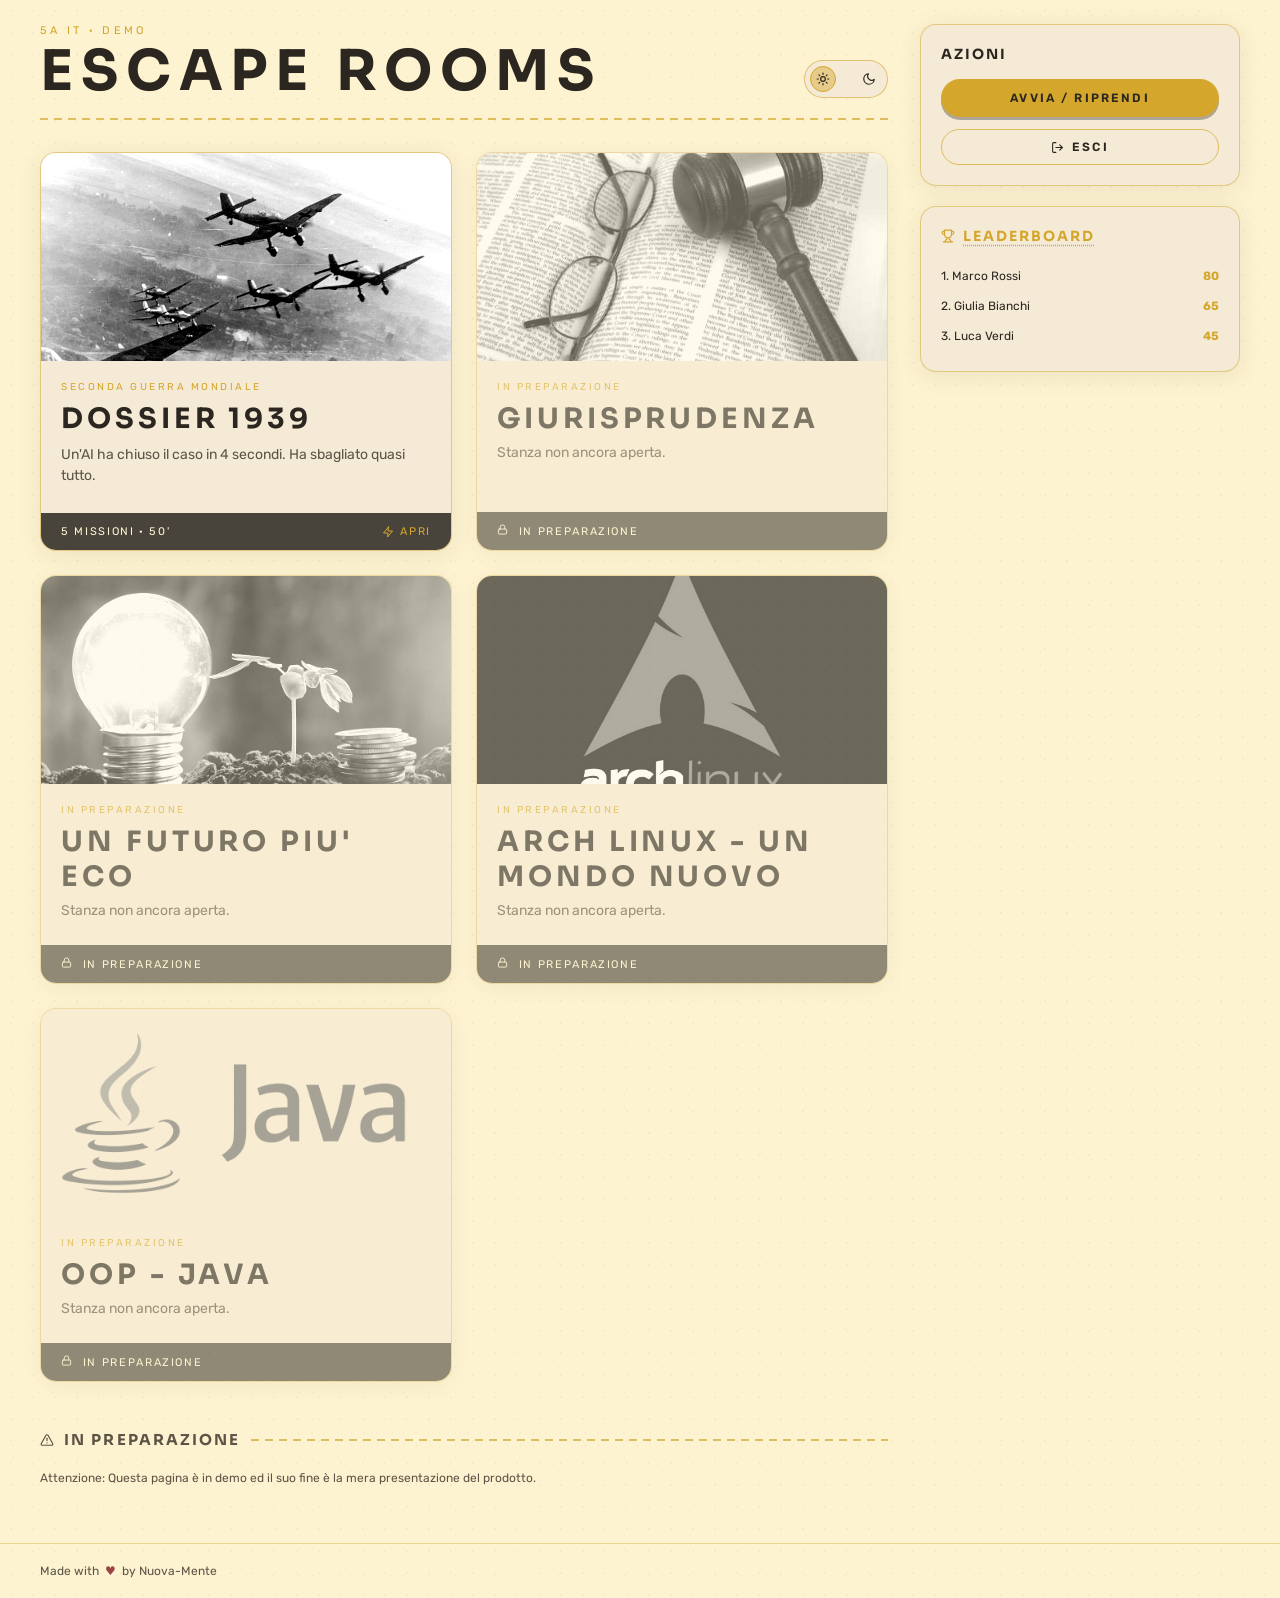
<file: preview/index.html>
<!doctype html>
<html lang="it">

<head>
  <meta charset="utf-8" />
  <meta name="viewport" content="width=device-width, initial-scale=1" />
  <title>Nuova-Mente · Escape Rooms</title>
  <link rel="stylesheet" href="style.css" />
</head>

<body class="paper">
  <div class="shell">

    <main>
      <div class="grid">
        <div class="content">

          <header class="masthead">
            <div class="masthead-top">
              <div>
                <p class="eyebrow">5A IT · demo</p>
                <h1>Escape Rooms</h1>
              </div>
              <div class="masthead-actions">
                <button class="theme-switch" type="button" role="switch" aria-checked="false"
                  aria-label="Cambia tema">
                  <span class="knob"></span>
                  <span class="icons">
                    <svg class="ico-sun" aria-hidden="true" width="14" height="14" viewBox="0 0 24 24" fill="none"
                      stroke="currentColor" stroke-width="2" stroke-linecap="round" stroke-linejoin="round">
                      <circle cx="12" cy="12" r="4" />
                      <path d="M12 2v2" /><path d="M12 20v2" />
                      <path d="m4.93 4.93 1.41 1.41" /><path d="m17.66 17.66 1.41 1.41" />
                      <path d="M2 12h2" /><path d="M20 12h2" />
                      <path d="m6.34 17.66-1.41 1.41" /><path d="m19.07 4.93-1.41 1.41" />
                    </svg>
                    <svg class="ico-moon" aria-hidden="true" width="14" height="14" viewBox="0 0 24 24" fill="none"
                      stroke="currentColor" stroke-width="2" stroke-linecap="round" stroke-linejoin="round">
                      <path d="M21 12.79A9 9 0 1 1 11.21 3 7 7 0 0 0 21 12.79Z" />
                    </svg>
                  </span>
                </button>
              </div>
            </div>
            <div class="hairline"></div>
          </header>

          <section class="grid-cards">
            <a class="room-card card-nm" href="room.html">
              <div class="visual"><img src="media/room-ww2.png" alt="Dossier 1939" draggable="false" /></div>
              <div class="body">
                <p class="coll">Seconda Guerra Mondiale</p>
                <h2 class="title">Dossier 1939</h2>
                <p class="tagline">Un'AI ha chiuso il caso in 4 secondi. Ha sbagliato quasi tutto.</p>
              </div>
              <div class="overlay">
                <span>5 missioni · 50'</span>
                <span class="cta">
                  <svg width="12" height="12" viewBox="0 0 24 24" fill="none" stroke="currentColor" stroke-width="2"
                    stroke-linecap="round" stroke-linejoin="round">
                    <path d="M13 2 3 14h9l-1 8 10-12h-9l1-8z" />
                  </svg>
                  Apri
                </span>
              </div>
            </a>

            <div class="room-card locked card-nm">
              <div class="visual"><img src="media/room-law.png" alt="Giurisprudenza" draggable="false" /></div>
              <div class="body">
                <p class="coll">In preparazione</p>
                <h2 class="title">Giurisprudenza</h2>
                <p class="invite">Stanza non ancora aperta.</p>
              </div>
              <div class="overlay">
                <span>
                  <svg width="11" height="11" viewBox="0 0 24 24" fill="none" stroke="currentColor" stroke-width="2"
                    stroke-linecap="round" stroke-linejoin="round">
                    <rect x="3" y="11" width="18" height="11" rx="2" />
                    <path d="M7 11V7a5 5 0 0 1 10 0v4" />
                  </svg>
                  <span class="lock-label">In preparazione</span>
                </span>
              </div>
            </div>

            <div class="room-card locked card-nm">
              <div class="visual"><img src="media/room-eco.png" alt="Un futuro piu' eco" draggable="false" /></div>
              <div class="body">
                <p class="coll">In preparazione</p>
                <h2 class="title">Un futuro piu' eco</h2>
                <p class="invite">Stanza non ancora aperta.</p>
              </div>
              <div class="overlay">
                <span>
                  <svg width="11" height="11" viewBox="0 0 24 24" fill="none" stroke="currentColor" stroke-width="2"
                    stroke-linecap="round" stroke-linejoin="round">
                    <rect x="3" y="11" width="18" height="11" rx="2" />
                    <path d="M7 11V7a5 5 0 0 1 10 0v4" />
                  </svg>
                  <span class="lock-label">In preparazione</span>
                </span>
              </div>
            </div>

            <div class="room-card locked card-nm">
              <div class="visual"><img src="media/room-arch.png" alt="Arch Linux - Un mondo nuovo" draggable="false" />
              </div>
              <div class="body">
                <p class="coll">In preparazione</p>
                <h2 class="title">Arch Linux - Un mondo nuovo</h2>
                <p class="invite">Stanza non ancora aperta.</p>
              </div>
              <div class="overlay">
                <span>
                  <svg width="11" height="11" viewBox="0 0 24 24" fill="none" stroke="currentColor" stroke-width="2"
                    stroke-linecap="round" stroke-linejoin="round">
                    <rect x="3" y="11" width="18" height="11" rx="2" />
                    <path d="M7 11V7a5 5 0 0 1 10 0v4" />
                  </svg>
                  <span class="lock-label">In preparazione</span>
                </span>
              </div>
            </div>

            <div class="room-card locked card-nm">
              <div class="visual"><img src="media/room-java.png" alt="OOP - Java" draggable="false" /></div>
              <div class="body">
                <p class="coll">In preparazione</p>
                <h2 class="title">OOP - Java</h2>
                <p class="invite">Stanza non ancora aperta.</p>
              </div>
              <div class="overlay">
                <span>
                  <svg width="11" height="11" viewBox="0 0 24 24" fill="none" stroke="currentColor" stroke-width="2"
                    stroke-linecap="round" stroke-linejoin="round">
                    <rect x="3" y="11" width="18" height="11" rx="2" />
                    <path d="M7 11V7a5 5 0 0 1 10 0v4" />
                  </svg>
                  <span class="lock-label">In preparazione</span>
                </span>
              </div>
            </div>
          </section>

          <div class="section-head">
            <svg class="icon-muted" width="14" height="14" viewBox="0 0 24 24" fill="none" stroke="currentColor"
              stroke-width="2" stroke-linecap="round" stroke-linejoin="round">
              <path d="m21.73 18-8-14a2 2 0 0 0-3.48 0l-8 14A2 2 0 0 0 4 21h16a2 2 0 0 0 1.73-3Z" />
              <path d="M12 9v4" />
              <path d="M12 17h.01" />
            </svg>
            <h2 class="title">In preparazione</h2>
            <div class="hairline"></div>
          </div>

          <p class="note-mono note-mt">
            Attenzione: Questa pagina è in demo ed il suo fine è la mera presentazione del prodotto.
          </p>

        </div>

        <aside>
          <div class="sidebar-stack">
            <section class="panel card-nm">
              <h3 class="title">Azioni</h3>
              <div class="btn-stack">
                <a class="btn btn-gold" href="room.html">Avvia / riprendi</a>
                <button class="btn btn-ghost" type="button">
                  <svg width="13" height="13" viewBox="0 0 24 24" fill="none" stroke="currentColor" stroke-width="2"
                    stroke-linecap="round" stroke-linejoin="round">
                    <path d="M9 21H5a2 2 0 0 1-2-2V5a2 2 0 0 1 2-2h4" />
                    <path d="m16 17 5-5-5-5" />
                    <path d="M21 12H9" />
                  </svg>
                  Esci
                </button>
              </div>
            </section>

            <section class="panel card-nm leaderboard">
              <h3 class="title title-icon">
                <svg class="icon-gold" width="14" height="14" viewBox="0 0 24 24" fill="none" stroke="currentColor"
                  stroke-width="2" stroke-linecap="round" stroke-linejoin="round">
                  <path d="M6 9H4.5a2.5 2.5 0 0 1 0-5H6" />
                  <path d="M18 9h1.5a2.5 2.5 0 0 0 0-5H18" />
                  <path d="M4 22h16" />
                  <path d="M10 14.66V17c0 .55-.47.98-.97 1.21C7.85 18.75 7 20.24 7 22" />
                  <path d="M14 14.66V17c0 .55.47.98.97 1.21C16.15 18.75 17 20.24 17 22" />
                  <path d="M18 2H6v7a6 6 0 0 0 12 0V2Z" />
                </svg>
                <a href="leaderboard.html">Leaderboard</a>
              </h3>
              <ol>
                <li><span>1. Marco Rossi</span><span class="pts">80</span></li>
                <li><span>2. Giulia Bianchi</span><span class="pts">65</span></li>
                <li><span>3. Luca Verdi</span><span class="pts">45</span></li>
              </ol>
            </section>
          </div>
        </aside>
      </div>
    </main>

    <footer>
      <p>Made with <span class="heart">&hearts;</span> by Nuova-Mente</p>
    </footer>
  </div>
  <script src="script.js" defer></script>
</body>

</html>
</file>
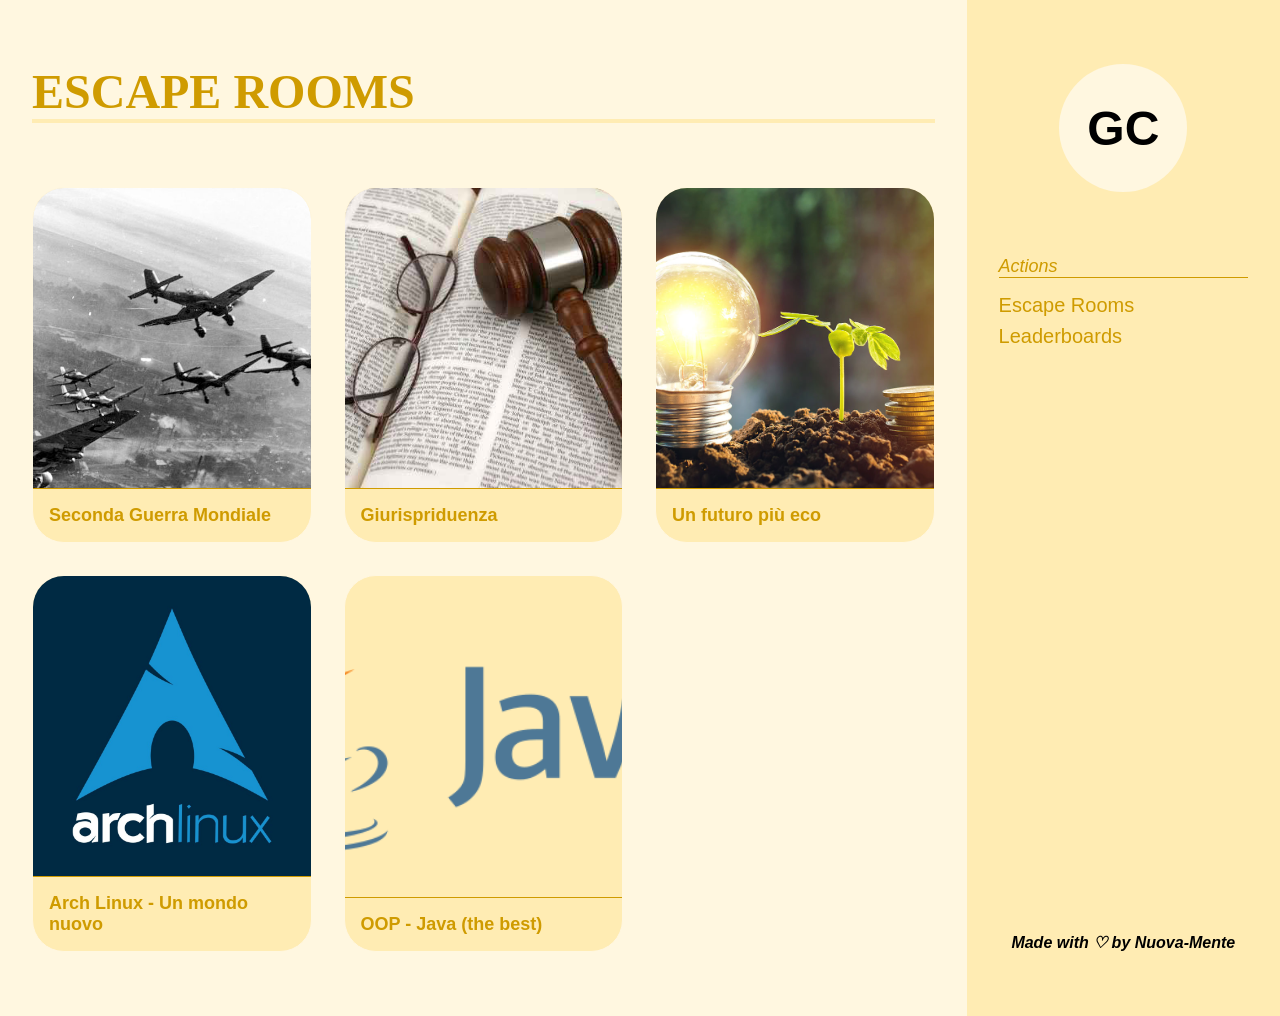
<file: src/pages/index.html>
<!DOCTYPE html>
<html lang="en">
<head>
    <meta charset="UTF-8">
    <meta name="viewport" content="width=device-width, initial-scale=1.0">
    <title>Escape Rooms</title>
    <link rel="stylesheet" href="../styles/style.css">
    <script type="module" src="../js/index.js"></script>
</head>
<body>
    <main>
        <section class="content">
            <header>
                <h1>ESCAPE ROOMS</h1>
            </header>
            <article class="cards grid col3">
                <div class="card" redirect="room.html">
                    <div class="image">
                        <img src="../media/room-ww2.png" alt="WW2" draggable="false">
                    </div>
                    <div class="details">
                        <p class="title">Seconda Guerra Mondiale</p>
                    </div>
                </div>
                <div class="card">
                    <div class="image">
                        <img src="../media/room-law.png" alt="law" draggable="false">
                    </div>
                    <div class="details">
                        <p class="title">Giurispriduenza</p>
                    </div>
                </div>
                <div class="card">
                    <div class="image">
                        <img src="../media/room-eco.png" alt="eco" draggable="false">
                    </div>
                    <div class="details">
                        <p class="title">Un futuro più eco</p>
                    </div>
                </div>
                <div class="card">
                    <div class="image">
                        <img src="../media/room-arch.png" alt="arch" draggable="false">
                    </div>
                    <div class="details">
                        <p class="title">Arch Linux - Un mondo nuovo</p>
                    </div>
                </div>
                <div class="card">
                    <div class="image">
                        <img src="../media/room-java.png" alt="WW2" draggable="false">
                    </div>
                    <div class="details">
                        <p class="title">OOP - Java (the best)</p>
                    </div>
                </div>
            </article>
        </section>
        <section class="sidebar">
            <article class="content">
                <div class="pfp">
                    <p>GC</p>
                </div>
                <div class="actions">
                    <p class="title">Actions</p>
                    <div class="ctas">
                        <p redirect="index.html">Escape Rooms</p>
                        <p redirect="leaderboards.html">Leaderboards</p>
                    </div>
                </div>
            </article>
            <footer>
                <p class="copy">Made with ♡ by Nuova-Mente</p>
            </footer>
        </section>
    </main>
</body>
</html>
</file>
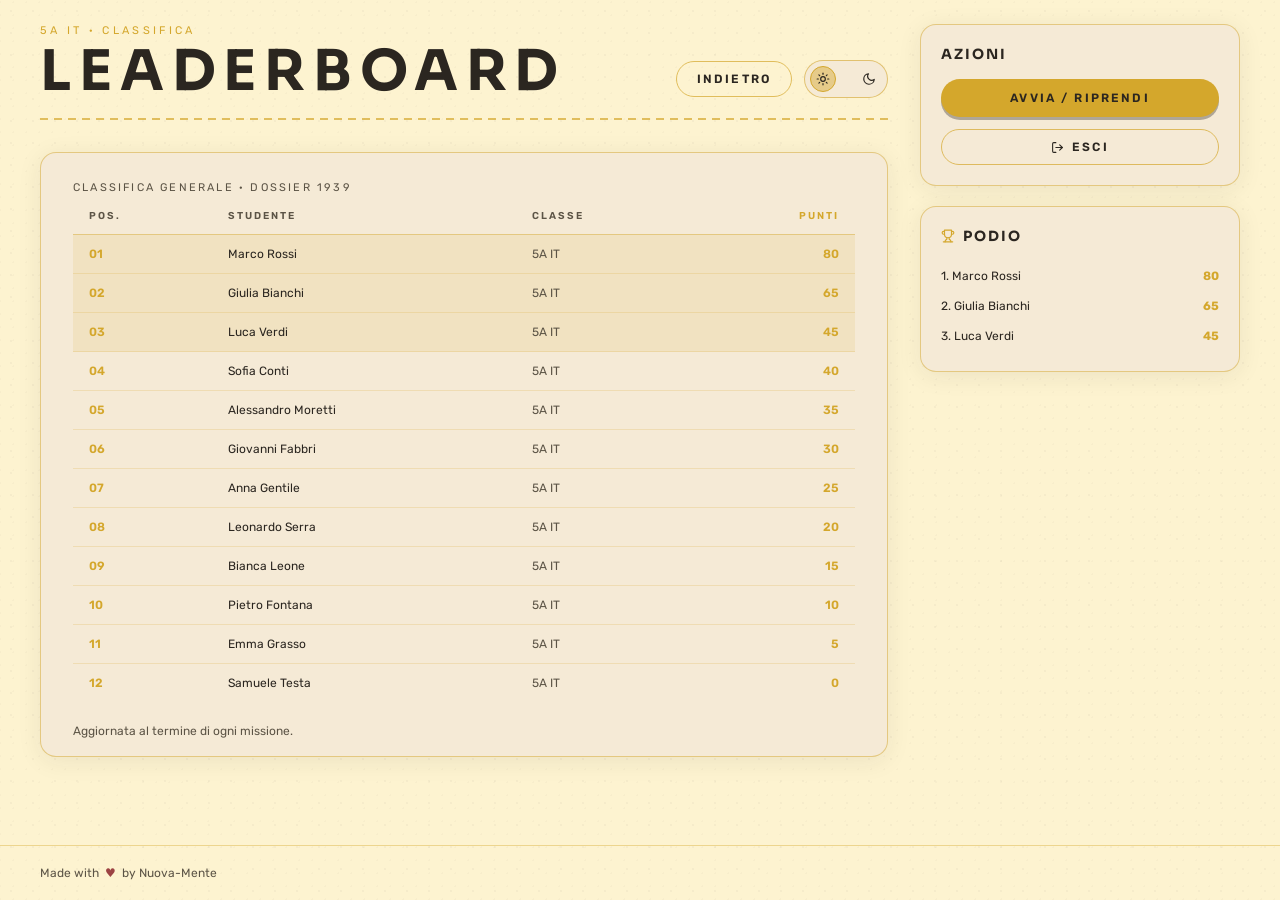
<file: preview/leaderboard.html>
<!doctype html>
<html lang="it">
<head>
<meta charset="utf-8" />
<meta name="viewport" content="width=device-width, initial-scale=1" />
<title>Nuova-Mente · Leaderboard</title>
<link rel="stylesheet" href="style.css" />
</head>
<body class="paper">
  <div class="shell">

    <main>
      <div class="grid">
        <div class="content">

          <header class="masthead">
            <div class="masthead-top">
              <div>
                <p class="eyebrow">5A IT · classifica</p>
                <h1>Leaderboard</h1>
              </div>
              <div class="masthead-actions">
                <div class="btn-row">
                  <a class="btn btn-ghost" href="index.html">Indietro</a>
                </div>
                <button class="theme-switch" type="button" role="switch" aria-checked="false" aria-label="Cambia tema">
                  <span class="knob"></span>
                  <span class="icons">
                    <svg class="ico-sun" aria-hidden="true" width="14" height="14" viewBox="0 0 24 24" fill="none" stroke="currentColor" stroke-width="2" stroke-linecap="round" stroke-linejoin="round"><circle cx="12" cy="12" r="4"/><path d="M12 2v2"/><path d="M12 20v2"/><path d="m4.93 4.93 1.41 1.41"/><path d="m17.66 17.66 1.41 1.41"/><path d="M2 12h2"/><path d="M20 12h2"/><path d="m6.34 17.66-1.41 1.41"/><path d="m19.07 4.93-1.41 1.41"/></svg>
                    <svg class="ico-moon" aria-hidden="true" width="14" height="14" viewBox="0 0 24 24" fill="none" stroke="currentColor" stroke-width="2" stroke-linecap="round" stroke-linejoin="round"><path d="M21 12.79A9 9 0 1 1 11.21 3 7 7 0 0 0 21 12.79Z"/></svg>
                  </span>
                </button>
              </div>
            </div>
            <div class="hairline"></div>
          </header>

          <section class="card-nm lb-wrap">
            <p class="f-label">Classifica generale · Dossier 1939</p>
            <table class="lb-table">
              <thead>
                <tr>
                  <th>Pos.</th>
                  <th>Studente</th>
                  <th>Classe</th>
                  <th class="pts">Punti</th>
                </tr>
              </thead>
              <tbody>
                <tr class="top">
                  <td class="rank">01</td>
                  <td>Marco Rossi</td>
                  <td class="class">5A IT</td>
                  <td class="pts">80</td>
                </tr>
                <tr class="top">
                  <td class="rank">02</td>
                  <td>Giulia Bianchi</td>
                  <td class="class">5A IT</td>
                  <td class="pts">65</td>
                </tr>
                <tr class="top">
                  <td class="rank">03</td>
                  <td>Luca Verdi</td>
                  <td class="class">5A IT</td>
                  <td class="pts">45</td>
                </tr>
                <tr>
                  <td class="rank">04</td>
                  <td>Sofia Conti</td>
                  <td class="class">5A IT</td>
                  <td class="pts">40</td>
                </tr>
                <tr>
                  <td class="rank">05</td>
                  <td>Alessandro Moretti</td>
                  <td class="class">5A IT</td>
                  <td class="pts">35</td>
                </tr>
                <tr>
                  <td class="rank">06</td>
                  <td>Giovanni Fabbri</td>
                  <td class="class">5A IT</td>
                  <td class="pts">30</td>
                </tr>
                <tr>
                  <td class="rank">07</td>
                  <td>Anna Gentile</td>
                  <td class="class">5A IT</td>
                  <td class="pts">25</td>
                </tr>
                <tr>
                  <td class="rank">08</td>
                  <td>Leonardo Serra</td>
                  <td class="class">5A IT</td>
                  <td class="pts">20</td>
                </tr>
                <tr>
                  <td class="rank">09</td>
                  <td>Bianca Leone</td>
                  <td class="class">5A IT</td>
                  <td class="pts">15</td>
                </tr>
                <tr>
                  <td class="rank">10</td>
                  <td>Pietro Fontana</td>
                  <td class="class">5A IT</td>
                  <td class="pts">10</td>
                </tr>
                <tr>
                  <td class="rank">11</td>
                  <td>Emma Grasso</td>
                  <td class="class">5A IT</td>
                  <td class="pts">5</td>
                </tr>
                <tr>
                  <td class="rank">12</td>
                  <td>Samuele Testa</td>
                  <td class="class">5A IT</td>
                  <td class="pts">0</td>
                </tr>
              </tbody>
            </table>
            <p class="note-mono note-mt">Aggiornata al termine di ogni missione.</p>
          </section>

        </div>

        <aside>
          <div class="sidebar-stack">
            <section class="panel card-nm">
              <h3 class="title">Azioni</h3>
              <div class="btn-stack">
                <a class="btn btn-gold" href="room.html">Avvia / riprendi</a>
                <button class="btn btn-ghost" type="button">
                  <svg width="13" height="13" viewBox="0 0 24 24" fill="none" stroke="currentColor" stroke-width="2"
                    stroke-linecap="round" stroke-linejoin="round">
                    <path d="M9 21H5a2 2 0 0 1-2-2V5a2 2 0 0 1 2-2h4" />
                    <path d="m16 17 5-5-5-5" />
                    <path d="M21 12H9" />
                  </svg>
                  Esci
                </button>
              </div>
            </section>

            <section class="panel card-nm leaderboard">
              <h3 class="title title-icon">
                <svg class="icon-gold" width="14" height="14" viewBox="0 0 24 24" fill="none" stroke="currentColor"
                  stroke-width="2" stroke-linecap="round" stroke-linejoin="round">
                  <path d="M6 9H4.5a2.5 2.5 0 0 1 0-5H6" />
                  <path d="M18 9h1.5a2.5 2.5 0 0 0 0-5H18" />
                  <path d="M4 22h16" />
                  <path d="M10 14.66V17c0 .55-.47.98-.97 1.21C7.85 18.75 7 20.24 7 22" />
                  <path d="M14 14.66V17c0 .55.47.98.97 1.21C16.15 18.75 17 20.24 17 22" />
                  <path d="M18 2H6v7a6 6 0 0 0 12 0V2Z" />
                </svg>
                Podio
              </h3>
              <ol>
                <li><span>1. Marco Rossi</span><span class="pts">80</span></li>
                <li><span>2. Giulia Bianchi</span><span class="pts">65</span></li>
                <li><span>3. Luca Verdi</span><span class="pts">45</span></li>
              </ol>
            </section>
          </div>
        </aside>
      </div>
    </main>

    <footer>
      <p>Made with <span class="heart">&hearts;</span> by Nuova-Mente</p>
    </footer>
  </div>
  <script src="script.js" defer></script>
</body>
</html>
</file>
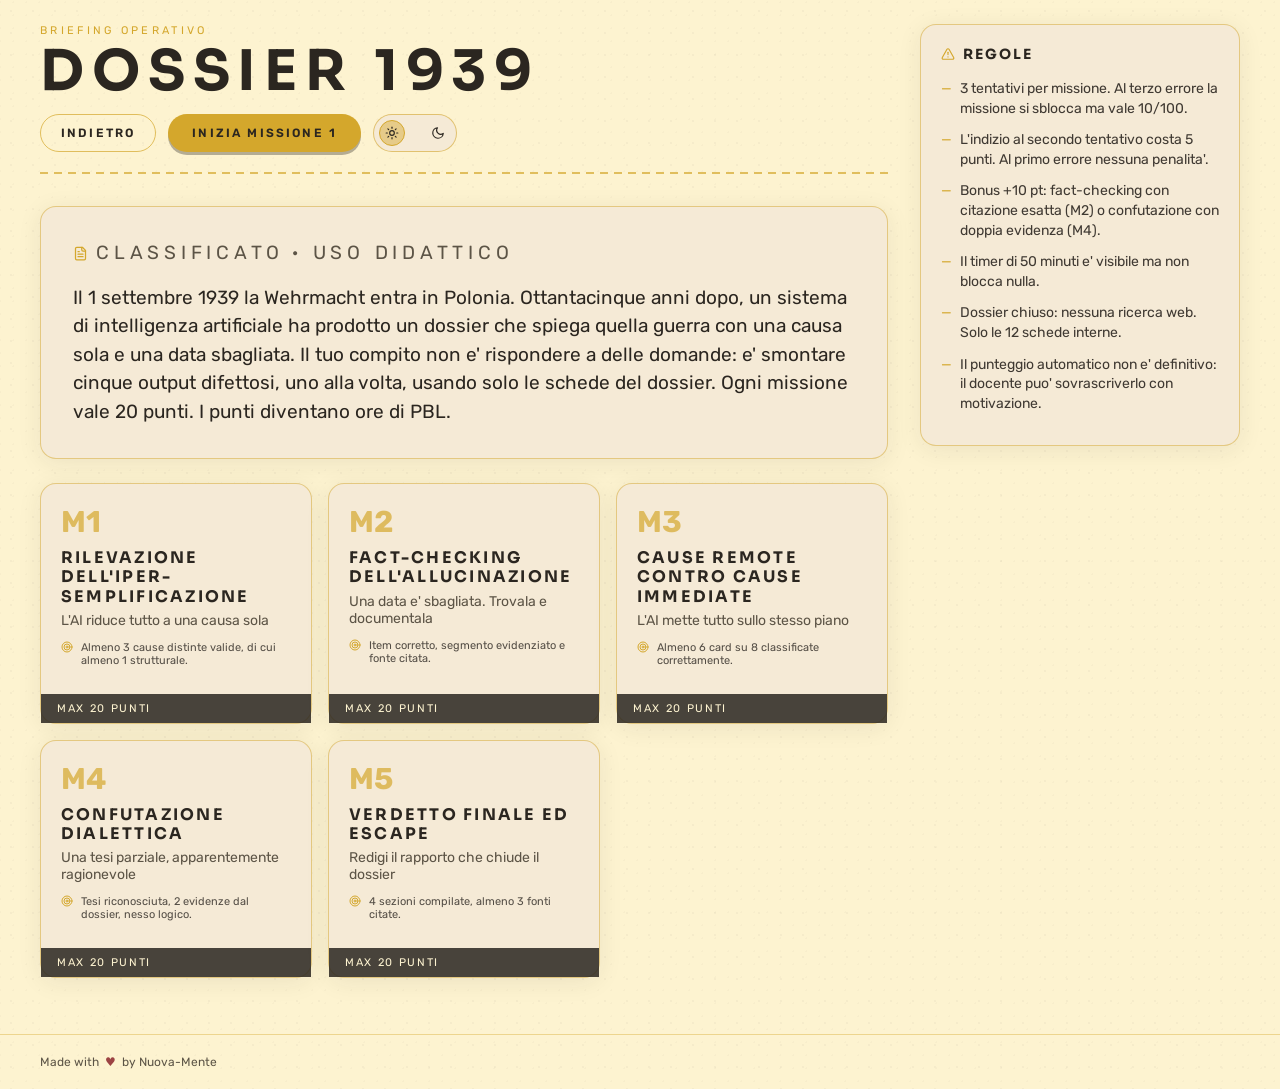
<file: preview/room.html>
<!doctype html>
<html lang="it">
<head>
<meta charset="utf-8" />
<meta name="viewport" content="width=device-width, initial-scale=1" />
<title>Nuova-Mente · Dossier 1939</title>
<link rel="stylesheet" href="style.css" />
</head>
<body class="paper">
  <div class="shell">

    <main>
      <div class="grid">
        <div class="content">

          <header class="masthead">
            <div class="masthead-top">
              <div>
                <p class="eyebrow">Briefing operativo</p>
                <h1>Dossier 1939</h1>
              </div>
              <div class="masthead-actions">
                <div class="btn-row">
                  <a class="btn btn-ghost" href="index.html">Indietro</a>
                  <a class="btn btn-gold" href="missione.html">Inizia missione 1</a>
                </div>
                <button class="theme-switch" type="button" role="switch" aria-checked="false" aria-label="Cambia tema">
                  <span class="knob"></span>
                  <span class="icons">
                    <svg class="ico-sun" aria-hidden="true" width="14" height="14" viewBox="0 0 24 24" fill="none" stroke="currentColor" stroke-width="2" stroke-linecap="round" stroke-linejoin="round"><circle cx="12" cy="12" r="4"/><path d="M12 2v2"/><path d="M12 20v2"/><path d="m4.93 4.93 1.41 1.41"/><path d="m17.66 17.66 1.41 1.41"/><path d="M2 12h2"/><path d="M20 12h2"/><path d="m6.34 17.66-1.41 1.41"/><path d="m19.07 4.93-1.41 1.41"/></svg>
                    <svg class="ico-moon" aria-hidden="true" width="14" height="14" viewBox="0 0 24 24" fill="none" stroke="currentColor" stroke-width="2" stroke-linecap="round" stroke-linejoin="round"><path d="M21 12.79A9 9 0 1 1 11.21 3 7 7 0 0 0 21 12.79Z"/></svg>
                  </span>
                </button>
              </div>
            </div>
            <div class="hairline"></div>
          </header>

          <section class="briefing-text card-nm">
            <p class="tag-mono">
              <svg class="icon-gold" width="15" height="15" viewBox="0 0 24 24" fill="none" stroke="currentColor" stroke-width="2" stroke-linecap="round" stroke-linejoin="round"><path d="M15 2H6a2 2 0 0 0-2 2v16a2 2 0 0 0 2 2h12a2 2 0 0 0 2-2V7Z"/><path d="M14 2v4a2 2 0 0 0 2 2h4"/><path d="M10 9H8"/><path d="M16 13H8"/><path d="M16 17H8"/></svg>
              <span>Classificato</span> &middot; uso didattico
            </p>
            <p>Il 1 settembre 1939 la Wehrmacht entra in Polonia. Ottantacinque anni dopo, un sistema di intelligenza artificiale ha prodotto un dossier che spiega quella guerra con una causa sola e una data sbagliata. Il tuo compito non e' rispondere a delle domande: e' smontare cinque output difettosi, uno alla volta, usando solo le schede del dossier. Ogni missione vale 20 punti. I punti diventano ore di PBL.</p>
          </section>

          <section class="mission-cards">
            <article class="mission-card card-nm">
              <p class="num">M1</p>
              <h3 class="title">Rilevazione dell'iper-semplificazione</h3>
              <p class="sub">L'AI riduce tutto a una causa sola</p>
              <p class="goal">
                <svg class="icon-gold" width="12" height="12" viewBox="0 0 24 24" fill="none" stroke="currentColor" stroke-width="2" stroke-linecap="round" stroke-linejoin="round"><circle cx="12" cy="12" r="10"/><circle cx="12" cy="12" r="6"/><circle cx="12" cy="12" r="2"/></svg>
                Almeno 3 cause distinte valide, di cui almeno 1 strutturale.
              </p>
              <div class="bar">Max 20 punti</div>
            </article>

            <article class="mission-card card-nm">
              <p class="num">M2</p>
              <h3 class="title">Fact-checking dell'allucinazione</h3>
              <p class="sub">Una data e' sbagliata. Trovala e documentala</p>
              <p class="goal">
                <svg class="icon-gold" width="12" height="12" viewBox="0 0 24 24" fill="none" stroke="currentColor" stroke-width="2" stroke-linecap="round" stroke-linejoin="round"><circle cx="12" cy="12" r="10"/><circle cx="12" cy="12" r="6"/><circle cx="12" cy="12" r="2"/></svg>
                Item corretto, segmento evidenziato e fonte citata.
              </p>
              <div class="bar">Max 20 punti</div>
            </article>

            <article class="mission-card card-nm">
              <p class="num">M3</p>
              <h3 class="title">Cause remote contro cause immediate</h3>
              <p class="sub">L'AI mette tutto sullo stesso piano</p>
              <p class="goal">
                <svg class="icon-gold" width="12" height="12" viewBox="0 0 24 24" fill="none" stroke="currentColor" stroke-width="2" stroke-linecap="round" stroke-linejoin="round"><circle cx="12" cy="12" r="10"/><circle cx="12" cy="12" r="6"/><circle cx="12" cy="12" r="2"/></svg>
                Almeno 6 card su 8 classificate correttamente.
              </p>
              <div class="bar">Max 20 punti</div>
            </article>

            <article class="mission-card card-nm">
              <p class="num">M4</p>
              <h3 class="title">Confutazione dialettica</h3>
              <p class="sub">Una tesi parziale, apparentemente ragionevole</p>
              <p class="goal">
                <svg class="icon-gold" width="12" height="12" viewBox="0 0 24 24" fill="none" stroke="currentColor" stroke-width="2" stroke-linecap="round" stroke-linejoin="round"><circle cx="12" cy="12" r="10"/><circle cx="12" cy="12" r="6"/><circle cx="12" cy="12" r="2"/></svg>
                Tesi riconosciuta, 2 evidenze dal dossier, nesso logico.
              </p>
              <div class="bar">Max 20 punti</div>
            </article>

            <article class="mission-card card-nm">
              <p class="num">M5</p>
              <h3 class="title">Verdetto finale ed Escape</h3>
              <p class="sub">Redigi il rapporto che chiude il dossier</p>
              <p class="goal">
                <svg class="icon-gold" width="12" height="12" viewBox="0 0 24 24" fill="none" stroke="currentColor" stroke-width="2" stroke-linecap="round" stroke-linejoin="round"><circle cx="12" cy="12" r="10"/><circle cx="12" cy="12" r="6"/><circle cx="12" cy="12" r="2"/></svg>
                4 sezioni compilate, almeno 3 fonti citate.
              </p>
              <div class="bar">Max 20 punti</div>
            </article>
          </section>

        </div>

        <aside>
          <div class="sidebar-stack">
            <section class="panel card-nm rules">
              <h3 class="title title-icon">
                <svg class="icon-gold" width="14" height="14" viewBox="0 0 24 24" fill="none" stroke="currentColor" stroke-width="2" stroke-linecap="round" stroke-linejoin="round"><path d="m21.73 18-8-14a2 2 0 0 0-3.48 0l-8 14A2 2 0 0 0 4 21h16a2 2 0 0 0 1.73-3Z"/><path d="M12 9v4"/><path d="M12 17h.01"/></svg>
                Regole
              </h3>
              <ul>
                <li><span class="dash">&mdash;</span>3 tentativi per missione. Al terzo errore la missione si sblocca ma vale 10/100.</li>
                <li><span class="dash">&mdash;</span>L'indizio al secondo tentativo costa 5 punti. Al primo errore nessuna penalita'.</li>
                <li><span class="dash">&mdash;</span>Bonus +10 pt: fact-checking con citazione esatta (M2) o confutazione con doppia evidenza (M4).</li>
                <li><span class="dash">&mdash;</span>Il timer di 50 minuti e' visibile ma non blocca nulla.</li>
                <li><span class="dash">&mdash;</span>Dossier chiuso: nessuna ricerca web. Solo le 12 schede interne.</li>
                <li><span class="dash">&mdash;</span>Il punteggio automatico non e' definitivo: il docente puo' sovrascriverlo con motivazione.</li>
              </ul>
            </section>
          </div>
        </aside>
      </div>
    </main>

    <footer>
      <p>Made with <span class="heart">&hearts;</span> by Nuova-Mente</p>
    </footer>
  </div>
  <script src="script.js" defer></script>
</body>
</html>
</file>
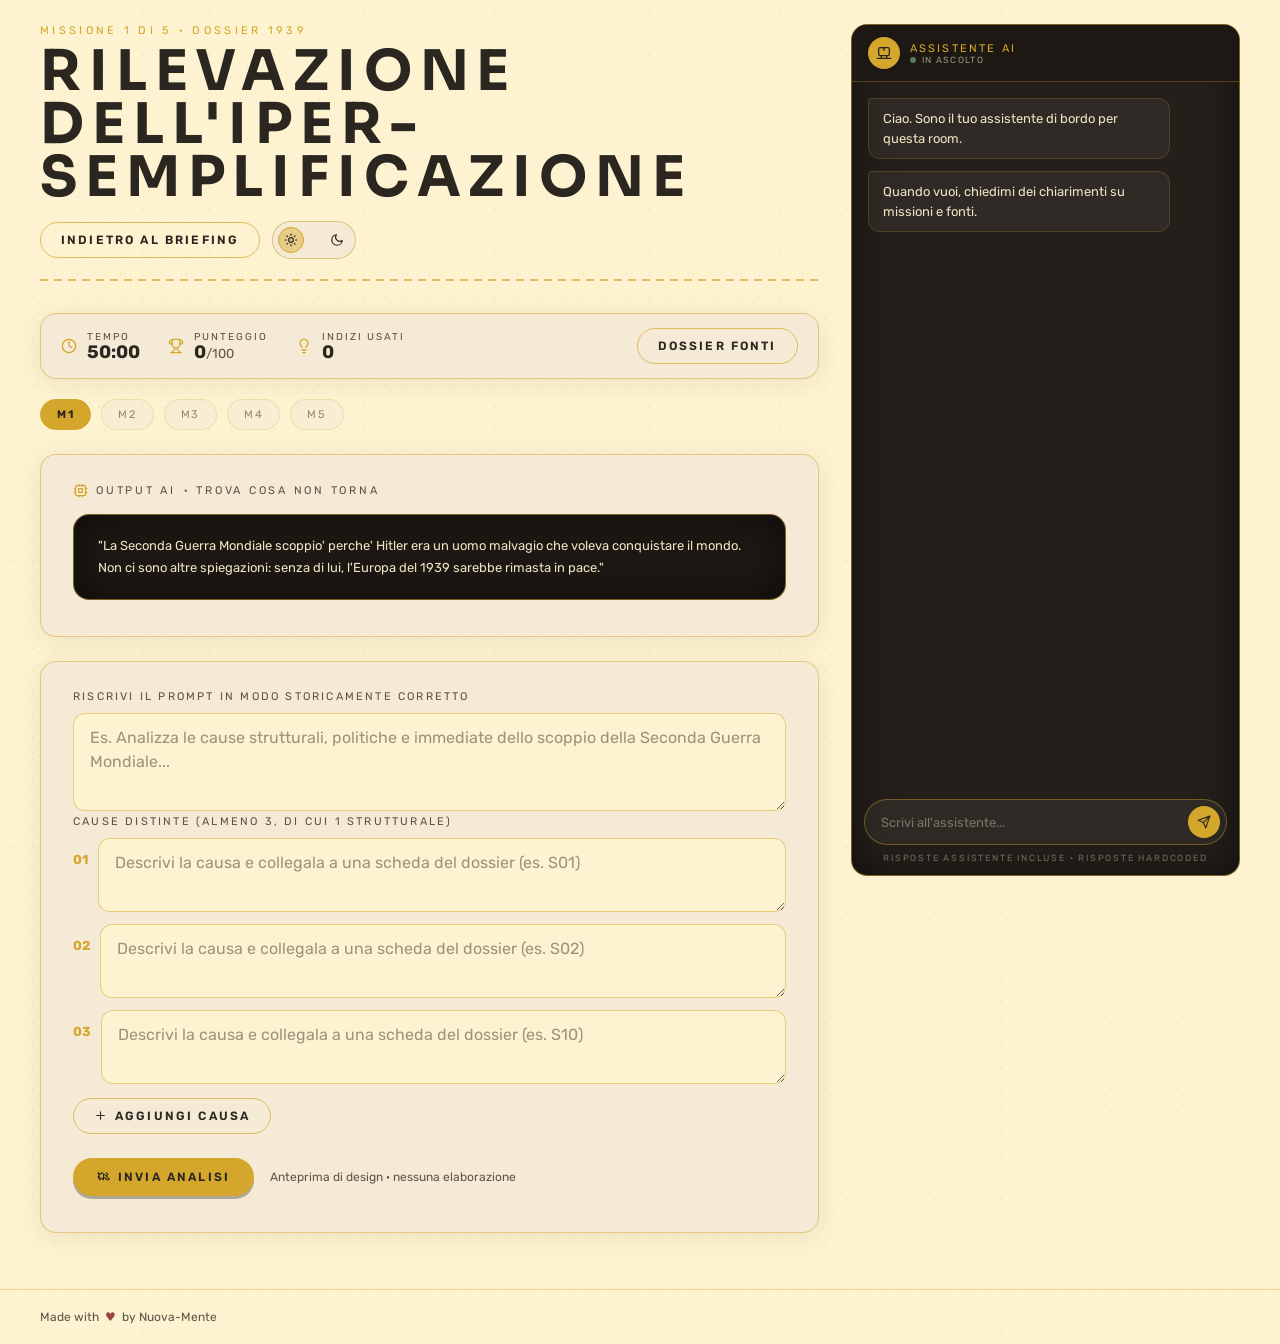
<file: preview1/missione.html>
<!doctype html>
<html lang="it">
<head>
<meta charset="utf-8" />
<meta name="viewport" content="width=device-width, initial-scale=1" />
<title>Nuova-Mente · Missione 1 · Dossier 1939</title>
<link rel="stylesheet" href="style.css" />
</head>
<body class="paper">
  <div class="shell">

    <main>
      <div class="grid grid-chat">
        <div class="content">

          <header class="masthead">
            <div class="masthead-top">
              <div>
                <p class="eyebrow">Missione 1 di 5 &middot; Dossier 1939</p>
                <h1>Rilevazione dell'iper-semplificazione</h1>
              </div>
              <div class="masthead-actions">
                <div class="btn-row">
                  <a class="btn btn-ghost" href="room.html">Indietro al briefing</a>
                </div>
                <button class="theme-switch" type="button" role="switch" aria-checked="false" aria-label="Cambia tema">
                  <span class="knob"></span>
                  <span class="icons">
                    <svg class="ico-sun" aria-hidden="true" width="14" height="14" viewBox="0 0 24 24" fill="none" stroke="currentColor" stroke-width="2" stroke-linecap="round" stroke-linejoin="round"><circle cx="12" cy="12" r="4"/><path d="M12 2v2"/><path d="M12 20v2"/><path d="m4.93 4.93 1.41 1.41"/><path d="m17.66 17.66 1.41 1.41"/><path d="M2 12h2"/><path d="M20 12h2"/><path d="m6.34 17.66-1.41 1.41"/><path d="m19.07 4.93-1.41 1.41"/></svg>
                    <svg class="ico-moon" aria-hidden="true" width="14" height="14" viewBox="0 0 24 24" fill="none" stroke="currentColor" stroke-width="2" stroke-linecap="round" stroke-linejoin="round"><path d="M21 12.79A9 9 0 1 1 11.21 3 7 7 0 0 0 21 12.79Z"/></svg>
                  </span>
                </button>
              </div>
            </div>
            <div class="hairline"></div>
          </header>

          <div class="mission-hud card-nm">
            <div class="hud-item">
              <svg width="16" height="16" viewBox="0 0 24 24" fill="none" stroke="currentColor" stroke-width="2" stroke-linecap="round" stroke-linejoin="round"><circle cx="12" cy="12" r="10"/><polyline points="12 6 12 12 16 14"/></svg>
              <div>
                <p class="k">Tempo</p>
                <p class="v">50:00</p>
              </div>
            </div>
            <div class="hud-item">
              <svg width="16" height="16" viewBox="0 0 24 24" fill="none" stroke="currentColor" stroke-width="2" stroke-linecap="round" stroke-linejoin="round"><path d="M6 9H4.5a2.5 2.5 0 0 1 0-5H6"/><path d="M18 9h1.5a2.5 2.5 0 0 0 0-5H18"/><path d="M4 22h16"/><path d="M10 14.66V17c0 .55-.47.98-.97 1.21C7.85 18.75 7 20.24 7 22"/><path d="M14 14.66V17c0 .55.47.98.97 1.21C16.15 18.75 17 20.24 17 22"/><path d="M18 2H6v7a6 6 0 0 0 12 0V2Z"/></svg>
              <div>
                <p class="k">Punteggio</p>
                <p class="v">0<span>/100</span></p>
              </div>
            </div>
            <div class="hud-item">
              <svg width="16" height="16" viewBox="0 0 24 24" fill="none" stroke="currentColor" stroke-width="2" stroke-linecap="round" stroke-linejoin="round"><path d="M9 18h6"/><path d="M10 22h4"/><path d="M15.09 14c.18-.98.65-1.74 1.41-2.5A4.65 4.65 0 0 0 18 8 6 6 0 0 0 6 8c0 1 .23 2.23 1.5 3.5A4.61 4.61 0 0 1 8.91 14"/></svg>
              <div>
                <p class="k">Indizi usati</p>
                <p class="v">0</p>
              </div>
            </div>
            <a class="btn btn-ghost spacer" href="#">Dossier fonti</a>
          </div>

          <nav class="rail" aria-label="Missioni">
            <a class="current" href="missione.html">M1</a>
            <a class="dim" href="#">M2</a>
            <a class="dim" href="#">M3</a>
            <a class="dim" href="#">M4</a>
            <a class="dim" href="#">M5</a>
          </nav>

          <section class="card-nm p-block">
            <p class="tag-mono">
              <svg class="icon-gold" width="15" height="15" viewBox="0 0 24 24" fill="none" stroke="currentColor" stroke-width="2" stroke-linecap="round" stroke-linejoin="round"><rect x="4" y="4" width="16" height="16" rx="2"/><rect x="9" y="9" width="6" height="6"/><path d="M9 2v2"/><path d="M15 2v2"/><path d="M9 20v2"/><path d="M15 20v2"/><path d="M2 9h2"/><path d="M2 15h2"/><path d="M20 9h2"/><path d="M20 15h2"/></svg>
              <span>Output AI</span> &middot; trova cosa non torna
            </p>
            <div class="ai-output">
              "La Seconda Guerra Mondiale scoppio' perche' Hitler era un uomo malvagio che voleva conquistare il mondo. Non ci sono altre spiegazioni: senza di lui, l'Europa del 1939 sarebbe rimasta in pace."
            </div>
          </section>

          <section class="card-nm p-block mt-lg">
            <p class="f-label">Riscrivi il prompt in modo storicamente corretto</p>
            <textarea class="field" rows="3" placeholder="Es. Analizza le cause strutturali, politiche e immediate dello scoppio della Seconda Guerra Mondiale..."></textarea>

            <p class="f-label mt-xl">Cause distinte (almeno 3, di cui 1 strutturale)</p>
            <div id="causes">
              <div class="cause-row">
                <span class="cause-num">01</span>
                <textarea class="field" rows="2" placeholder="Descrivi la causa e collegala a una scheda del dossier (es. S01)"></textarea>
              </div>
              <div class="cause-row mt-md">
                <span class="cause-num">02</span>
                <textarea class="field" rows="2" placeholder="Descrivi la causa e collegala a una scheda del dossier (es. S02)"></textarea>
              </div>
              <div class="cause-row mt-md">
                <span class="cause-num">03</span>
                <textarea class="field" rows="2" placeholder="Descrivi la causa e collegala a una scheda del dossier (es. S10)"></textarea>
              </div>
            </div>

            <button class="btn btn-ghost mt-sm" type="button" id="addCause">
              <svg width="13" height="13" viewBox="0 0 24 24" fill="none" stroke="currentColor" stroke-width="2" stroke-linecap="round" stroke-linejoin="round"><path d="M5 12h14"/><path d="M12 5v14"/></svg>
              Aggiungi causa
            </button>

            <div class="action-row">
              <button class="btn btn-gold" type="button" id="sendAnalysis">
                <svg width="13" height="13" viewBox="0 0 24 24" fill="none" stroke="currentColor" stroke-width="2" stroke-linecap="round" stroke-linejoin="round"><path d="M5 14 2 5l3 3 4-3 3 3v10l-3-3-4 3-3-6Z"/><path d="m17 5 3 3-3 3"/><path d="m14 8 6 6 2 2v2h-4l-4-4"/></svg>
                Invia analisi
              </button>
              <p class="note-mono">Anteprima di design &middot; nessuna elaborazione</p>
            </div>
          </section>

        </div>

        <aside class="chat-col">
          <div class="ai-panel">
            <div class="chat-head">
              <span class="avatar">
                <svg width="16" height="16" viewBox="0 0 24 24" fill="none" stroke="currentColor" stroke-width="2" stroke-linecap="round" stroke-linejoin="round"><path d="M12 8V4H8"/><rect x="4" y="4" width="16" height="12" rx="2"/><path d="M2 20h20"/><path d="M8 20v-4"/><path d="M16 20v-4"/></svg>
              </span>
              <div class="who">
                <p class="name">Assistente AI</p>
                <p class="status"><span class="dot-green"></span> in ascolto</p>
              </div>
            </div>

            <div class="chat-body" id="chatBody">
              <p class="bubble ai">Ciao. Sono il tuo assistente di bordo per questa room.</p>
              <p class="bubble ai">Quando vuoi, chiedimi dei chiarimenti su missioni e fonti.</p>
              <span class="typing hidden" id="chatTyping"><span></span><span></span><span></span></span>
            </div>

            <div class="chat-input">
              <div class="row">
                <input type="text" id="chatInput" placeholder="Scrivi all'assistente..." />
                <button class="send" type="button" aria-label="Invia messaggio" id="chatSend">
                  <svg width="14" height="14" viewBox="0 0 24 24" fill="none" stroke="currentColor" stroke-width="2" stroke-linecap="round" stroke-linejoin="round"><path d="m22 2-7 20-4-9-9-4Z"/><path d="M22 2 11 13"/></svg>
                </button>
              </div>
              <p class="hint">Risposte assistente incluse &middot; risposte hardcoded</p>
            </div>
          </div>
        </aside>
      </div>
    </main>

    <footer>
      <p>Made with <span class="heart">&hearts;</span> by Nuova-Mente</p>
    </footer>
  </div>

  <script src="script.js" defer></script>

  <div class="modal-overlay" id="scoreModal">
    <div class="modal" role="dialog" aria-modal="true" aria-labelledby="modalTitle">
      <div class="modal-head">
        <div>
          <p class="modal-eyebrow">Analisi della sottomissione</p>
          <h2 id="modalTitle">Punteggio di pensiero critico</h2>
        </div>
        <button class="modal-close" type="button" aria-label="Chiudi" id="modalClose">&times;</button>
      </div>
      <div class="modal-body">
        <div class="score-wrap">
          <svg class="score-ring" viewBox="0 0 120 120">
            <circle class="ring-track" cx="60" cy="60" r="52"/>
            <circle class="ring-progress" cx="60" cy="60" r="52"/>
          </svg>
          <div class="score-center">
            <span class="score-big" id="scoreNum">0</span>
            <span class="score-max">/ 100</span>
          </div>
        </div>

        <div class="score-bars">
          <div class="bar-row">
            <p class="bar-label">Cause distinte</p>
            <div class="bar-track"><i class="bar-fill"></i></div>
            <p class="bar-val">0</p>
          </div>
          <div class="bar-row">
            <p class="bar-label">Fonti collegate</p>
            <div class="bar-track"><i class="bar-fill"></i></div>
            <p class="bar-val">0</p>
          </div>
          <div class="bar-row">
            <p class="bar-label">Prompt riformulato</p>
            <div class="bar-track"><i class="bar-fill"></i></div>
            <p class="bar-val">0</p>
          </div>
        </div>

        <p class="modal-note">Valutazione simulata &middot; demo</p>

        <div class="modal-actions">
          <a class="btn btn-gold" href="room.html">Torna alle missioni</a>
          <a class="btn btn-ghost btn-ghost-dark" href="index.html">Torna alle rooms</a>
        </div>
      </div>
    </div>
  </div>

  <script>
    const replies = [
      "La tua analisi e' interessante. Collega pero' anche le cause strutturali: Versailles 1919 e la crisi delle democrazie liberali.",
      "Ottimo spunto. Ricorda che l'iper-semplificazione sta proprio nell'attribuire tutto a un singolo individuo.",
      "Prova a consultare la scheda S10 del dossier: ripete il concetto di 'volonta' di potenza' senza contesto.",
      "Attenzione al determinismo storico: Hitler non spiega il consenso di massa e l'apparato industriale.",
      "Confronta le fonti S03 e S04: la crisi economica del '29 e' una causa strutturale che non puoi trascurare."
    ];
    let i = 0;
    const body = document.getElementById("chatBody");
    const typing = document.getElementById("chatTyping");
    const input = document.getElementById("chatInput");
    const send = document.getElementById("chatSend");

    function append(text, who) {
      const b = document.createElement("p");
      b.className = "bubble " + who;
      b.textContent = text;
      body.insertBefore(b, typing);
      body.scrollTop = body.scrollHeight;
    }
    function reply() {
      const msg = input.value.trim();
      if (!msg) return;
      append(msg, "user");
      input.value = "";
      input.disabled = true;
      send.disabled = true;
      typing.classList.remove("hidden");
      body.scrollTop = body.scrollHeight;
      setTimeout(() => {
        typing.classList.add("hidden");
        append(replies[i], "ai");
        i = (i + 1) % replies.length;
        input.disabled = false;
        send.disabled = false;
        input.focus();
      }, 1200 + Math.random() * 800);
    }
    send.addEventListener("click", reply);
    input.addEventListener("keydown", e => { if (e.key === "Enter") reply(); });

    const causes = document.getElementById("causes");
    const addCauseBtn = document.getElementById("addCause");
    const TRASH_SVG = '<svg width="13" height="13" viewBox="0 0 24 24" fill="none" stroke="currentColor" stroke-width="2" stroke-linecap="round" stroke-linejoin="round"><path d="M3 6h18"/><path d="M8 6V4a2 2 0 0 1 2-2h4a2 2 0 0 1 2 2v2"/><path d="M19 6v14a2 2 0 0 1-2 2H7a2 2 0 0 1-2-2V6"/><path d="M10 11v6"/><path d="M14 11v6"/></svg>';
    const DEFAULT_PLACEHOLDER = "Descrivi la causa e collegala a una scheda del dossier";

    function causeDeleteHandler(row) {
      row.remove();
      renumber();
    }

    function makeDeleteBtn(row) {
      const del = document.createElement("button");
      del.type = "button";
      del.className = "cause-del";
      del.setAttribute("aria-label", "Elimina causa");
      del.innerHTML = TRASH_SVG;
      del.addEventListener("click", () => causeDeleteHandler(row));
      return del;
    }

    function makeCauseRow() {
      const row = document.createElement("div");
      row.className = "cause-row mt-md";
      const num = document.createElement("span");
      num.className = "cause-num";
      const ta = document.createElement("textarea");
      ta.className = "field";
      ta.rows = 2;
      ta.placeholder = DEFAULT_PLACEHOLDER;
      row.append(num, ta, makeDeleteBtn(row));
      return row;
    }

    function renumber() {
      const rows = causes.querySelectorAll(".cause-row");
      rows.forEach((r, idx) => {
        r.querySelector(".cause-num").textContent = String(idx + 1).padStart(2, "0");
        const del = r.querySelector(".cause-del");
        del.hidden = idx + 1 < 3 || rows.length <= 3;
      });
    }

    causes.querySelectorAll(".cause-row").forEach(r => r.appendChild(makeDeleteBtn(r)));
    addCauseBtn.addEventListener("click", () => {
      causes.appendChild(makeCauseRow());
      renumber();
    });
    renumber();

    const modal = document.getElementById("scoreModal");
    const modalClose = document.getElementById("modalClose");
    const sendAnalysis = document.getElementById("sendAnalysis");
    const scoreNum = document.getElementById("scoreNum");
    const ringProgress = document.querySelector(".ring-progress");
    const barRows = document.querySelectorAll(".bar-row");
    const CIRC = 2 * Math.PI * 52;
    ringProgress.style.strokeDasharray = CIRC;
    ringProgress.style.strokeDashoffset = CIRC;

    function tickScore(target, done) {
      const dur = 900;
      const t0 = performance.now();
      function frame(t) {
        const p = Math.min((t - t0) / dur, 1);
        const eased = 1 - Math.pow(1 - p, 3);
        const val = Math.round(target * eased);
        scoreNum.textContent = val;
        ringProgress.style.strokeDashoffset = CIRC * (1 - val / 100);
        if (p < 1) requestAnimationFrame(frame);
        else if (done) done();
      }
      requestAnimationFrame(frame);
    }

    function animateBars() {
      barRows.forEach((row, k) => {
        const v = 45 + Math.floor(Math.random() * 55);
        const fill = row.querySelector(".bar-fill");
        const val = row.querySelector(".bar-val");
        setTimeout(() => {
          fill.style.width = v + "%";
          val.textContent = v;
        }, 200 + k * 250);
      });
    }

    function openScore() {
      modal.classList.add("no-anim");
      scoreNum.textContent = "0";
      ringProgress.style.strokeDashoffset = CIRC;
      barRows.forEach(r => {
        r.querySelector(".bar-fill").style.width = "0";
        r.querySelector(".bar-val").textContent = "0";
      });
      void modal.offsetWidth;
      modal.classList.remove("no-anim");
      modal.classList.add("open");
      tickScore(50 + Math.floor(Math.random() * 46), animateBars);
    }

    function closeScore() {
      modal.classList.remove("open");
    }

    sendAnalysis.addEventListener("click", openScore);
    modalClose.addEventListener("click", closeScore);
    modal.addEventListener("click", e => { if (e.target === modal) closeScore(); });
    document.addEventListener("keydown", e => { if (e.key === "Escape") closeScore(); });
  </script>

</body>
</html>
</file>
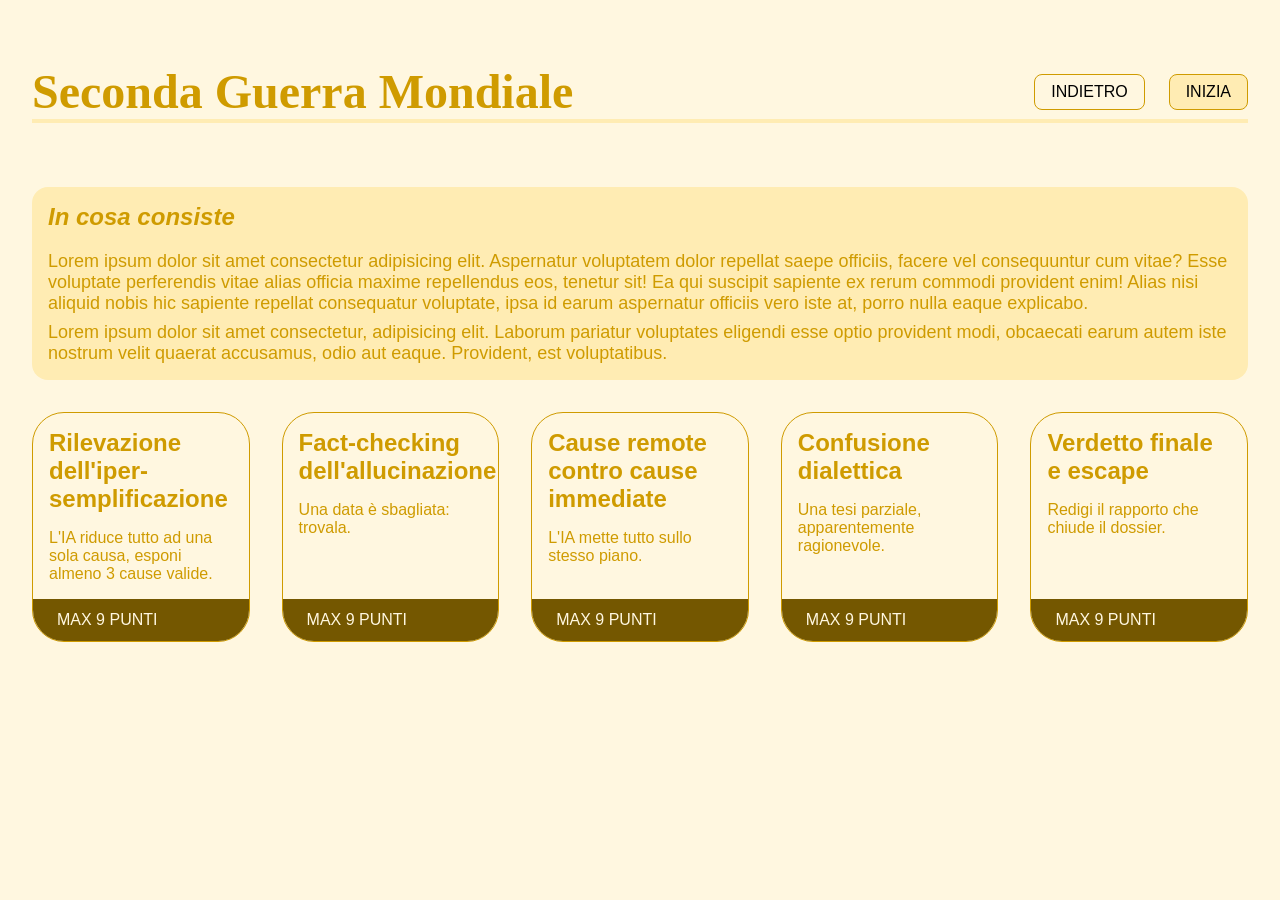
<file: src/pages/room.html>
<!DOCTYPE html>
<html lang="en">
<head>
    <meta charset="UTF-8">
    <meta name="viewport" content="width=device-width, initial-scale=1.0">
    <title>Seconda Guerra Mondiale</title>
    <link rel="stylesheet" href="../styles/style.css">
    <script type="module" src="../js/index.js"></script>
</head>
<body>
    <main>
        <section class="content">
            <header>
                <h1>Seconda Guerra Mondiale</h1>
                <div class="actions">
                    <p class="button button-secondary" redirect="index.html">INDIETRO</p>
                    <p class="button button-primary">INIZIA</p>
                </div>
            </header>
            <article class="room-description">
                <p class="title">In cosa consiste</p>
                <p>Lorem ipsum dolor sit amet consectetur adipisicing elit. Aspernatur voluptatem dolor repellat saepe officiis, facere vel consequuntur cum vitae? Esse voluptate perferendis vitae alias officia maxime repellendus eos, tenetur sit!
                Ea qui suscipit sapiente ex rerum commodi provident enim! Alias nisi aliquid nobis hic sapiente repellat consequatur voluptate, ipsa id earum aspernatur officiis vero iste at, porro nulla eaque explicabo.</p>
                <p>Lorem ipsum dolor sit amet consectetur, adipisicing elit. Laborum pariatur voluptates eligendi esse optio provident modi, obcaecati earum autem iste nostrum velit quaerat accusamus, odio aut eaque. Provident, est voluptatibus.</p>
            </article>
            <article class="content">
                <div class="cards grid col5">
                    <div class="card card-descriptive">
                        <div class="details">
                            <p class="title">Rilevazione dell'iper-semplificazione</p>
                            <p class="description">L'IA riduce tutto ad una sola causa, esponi almeno 3 cause valide.</p>
                        </div>
                        <footer>
                            <p>MAX 9 PUNTI</p>
                        </footer>
                    </div>
                    <div class="card card-descriptive">
                        <div class="details">
                            <p class="title">Fact-checking dell'allucinazione</p>
                            <p class="description">Una data è sbagliata: trovala.</p>
                        </div>
                        <footer>
                            <p>MAX 9 PUNTI</p>
                        </footer>
                    </div>
                    <div class="card card-descriptive">
                        <div class="details">
                            <p class="title">Cause remote contro cause immediate</p>
                            <p class="description">L'IA mette tutto sullo stesso piano.</p>
                        </div>
                        <footer>
                            <p>MAX 9 PUNTI</p>
                        </footer>
                    </div>
                    <div class="card card-descriptive">
                        <div class="details">
                            <p class="title">Confusione dialettica</p>
                            <p class="description">Una tesi parziale, apparentemente ragionevole.</p>
                        </div>
                        <footer>
                            <p>MAX 9 PUNTI</p>
                        </footer>
                    </div>
                    <div class="card card-descriptive">
                        <div class="details">
                            <p class="title">Verdetto finale e escape</p>
                            <p class="description">Redigi il rapporto che chiude il dossier.</p>
                        </div>
                        <footer>
                            <p>MAX 9 PUNTI</p>
                        </footer>
                    </div>
                </div>
            </article>
        </section>
    </main>
</body>
</html>
</file>
<file: preview/style.css>
@import url("https://fonts.googleapis.com/css2?family=Rubik:wght@400;500;600;700&family=Sora:wght@400;600;700&display=swap");

*,
*::before,
*::after {
  box-sizing: border-box;
  margin: 0;
  padding: 0;
}

:root {
  --cream: #FDF3D0;
  --card: #F5EAD6;
  --gold: #D4A72C;
  --ink: #2B2620;
  --muted: #5C5446;
  --ok: #5B7A61;
  --warn: #B57A2A;
  --err: #9C4343;
  --mono: "Rubik", system-ui, sans-serif;
  --head: "Sora", system-ui, sans-serif;
  --body: "Rubik", system-ui, sans-serif;
}

html,
body {
  min-height: 100%;
}

body {
  margin: 0;
  background-color: var(--cream);
  color: var(--ink);
  font-family: var(--body);
  -webkit-font-smoothing: antialiased;
}

::selection {
  background: var(--gold);
  color: var(--ink);
}

a {
  color: inherit;
}

.paper {
  background-image:
    radial-gradient(rgba(43, 38, 32, 0.035) 1px, transparent 1px),
    radial-gradient(rgba(43, 38, 32, 0.025) 1px, transparent 1px);
  background-size: 22px 22px, 13px 13px;
  background-position: 0 0, 7px 9px;
}

.title {
  font-family: var(--head);
  text-transform: uppercase;
  letter-spacing: 0.14em;
  font-weight: 700;
}

.mono {
  font-family: var(--mono);
}

.hairline {
  background: repeating-linear-gradient(90deg, rgba(212, 167, 44, 0.7) 0px, rgba(212, 167, 44, 0.7) 8px, transparent 8px, transparent 14px);
  height: 2px;
}

.shell {
  min-height: 100vh;
  display: flex;
  flex-direction: column;
}

.shell>main {
  flex: 1;
  width: 100%;
  max-width: 1500px;
  margin: 0 auto;
  padding: 24px 40px 56px;
}

.grid {
  display: grid;
  grid-template-columns: 1fr 320px;
  gap: 32px;
}

.grid-chat {
  grid-template-columns: 2fr 1fr;
}

.content {
  min-width: 0;
}

/* ---------- Masthead ---------- */
.masthead {
  margin-bottom: 32px;
}

.masthead-top {
  display: flex;
  flex-wrap: wrap;
  align-items: flex-end;
  justify-content: space-between;
  gap: 16px;
}

.masthead .eyebrow {
  font-family: var(--mono);
  font-size: 11px;
  letter-spacing: 0.3em;
  text-transform: uppercase;
  color: var(--gold);
  margin-bottom: 8px;
}

.masthead h1 {
  font-family: var(--head);
  font-weight: 700;
  font-size: 56px;
  line-height: 0.95;
  text-transform: uppercase;
  letter-spacing: 0.14em;
}

.masthead .hairline {
  margin-top: 20px;
}

.masthead-actions {
  display: flex;
  align-items: center;
  gap: 12px;
  flex-wrap: wrap;
}

/* ---------- Card ---------- */
.card-nm {
  background: var(--card);
  border: 1px solid rgba(212, 167, 44, 0.5);
  box-shadow: 0 4px 24px rgba(43, 38, 32, 0.08);
  border-radius: 16px;
}

.room-card {
  position: relative;
  overflow: hidden;
  cursor: pointer;
  display: block;
  text-decoration: none;
  color: inherit;
  transition: transform 0.3s ease;
}

.room-card:hover {
  transform: translateY(-4px);
}

.room-card .visual {
  height: 208px;
  overflow: hidden;
  background: var(--card);
}

.room-card .visual img {
  width: 100%;
  height: 100%;
  object-fit: cover;
  filter: grayscale(1) contrast(1.25);
  transition: transform 0.5s ease;
}

.room-card:hover .visual img {
  transform: scale(1.05);
}

.room-card .body {
  padding: 20px 20px 64px;
}

.room-card .coll {
  font-family: var(--mono);
  font-size: 10px;
  text-transform: uppercase;
  letter-spacing: 0.25em;
  color: var(--gold);
  margin-bottom: 8px;
}

.room-card h2 {
  font-size: 28px;
  margin-bottom: 8px;
}

.room-card .tagline {
  font-size: 14px;
  color: var(--muted);
  line-height: 1.5;
}

.room-card .overlay {
  position: absolute;
  left: 0;
  right: 0;
  bottom: 0;
  background: rgba(43, 38, 32, 0.85);
  padding: 12px 20px;
  display: flex;
  align-items: center;
  justify-content: space-between;
  color: var(--cream);
  font-family: var(--mono);
  font-size: 11px;
  letter-spacing: 0.15em;
  text-transform: uppercase;
}

.room-card .overlay .cta {
  color: var(--gold);
  display: inline-flex;
  align-items: center;
  gap: 6px;
}

.room-card.locked {
  cursor: default;
  opacity: 0.6;
}

.room-card.locked .invite {
  font-size: 14px;
  color: var(--muted);
}

.grid-cards {
  display: grid;
  grid-template-columns: repeat(2, minmax(0, 1fr));
  gap: 24px;
}

.section-head {
  display: flex;
  align-items: center;
  gap: 10px;
  margin: 48px 0 20px;
}

.section-head .title {
  font-size: 15px;
  color: var(--muted);
}

.section-head .hairline {
  flex: 1;
}

/* ---------- Sidebar ---------- */
aside {
  min-width: 0;
}

.sidebar-stack {
  display: flex;
  flex-direction: column;
  gap: 20px;
}

.panel {
  padding: 20px;
}

.panel h3.title {
  font-size: 14px;
  margin-bottom: 16px;
}

.btn {
  font-family: var(--mono);
  font-size: 12px;
  font-weight: 600;
  text-transform: uppercase;
  letter-spacing: 0.18em;
  border-radius: 999px;
  padding: 12px 24px;
  cursor: pointer;
  border: none;
  text-decoration: none;
  display: inline-flex;
  align-items: center;
  justify-content: center;
  gap: 8px;
}

.btn-gold {
  background: var(--gold);
  color: var(--ink);
  box-shadow: 0 3px 0 0 rgba(43, 38, 32, 0.35);
  transition: filter 0.2s, transform 0.2s;
}

.btn-gold:hover {
  filter: brightness(1.05);
  transform: translateY(-1px);
}

.btn-ghost {
  background: transparent;
  color: var(--ink);
  border: 1px solid rgba(212, 167, 44, 0.7);
  padding: 10px 20px;
  transition: background 0.2s;
}

.btn-ghost:hover {
  background: rgba(212, 167, 44, 0.15);
}

.btn-row {
  display: flex;
  flex-wrap: wrap;
  gap: 12px;
}

.btn-stack {
  display: flex;
  flex-direction: column;
  gap: 12px;
}

.leaderboard ol {
  list-style: none;
  margin-top: 12px;
}

.leaderboard li {
  display: flex;
  justify-content: space-between;
  font-family: var(--mono);
  font-size: 12px;
  padding: 8px 0;
}

.leaderboard li .pts {
  color: var(--gold);
  font-weight: 700;
}

.leaderboard h3 a {
  color: var(--gold);
  text-decoration: underline dotted;
  text-underline-offset: 4px;
}

.leaderboard h3 a:hover {
  color: var(--ink);
}

/* ---------- Leaderboard (pagina dedicata) ---------- */
.lb-wrap {
  padding: 28px 32px 16px;
}

.lb-wrap .lb-head,
.lb-wrap .lb-foot {
  display: flex;
  align-items: center;
  justify-content: space-between;
  gap: 12px;
  flex-wrap: wrap;
}

.lb-wrap .f-label {
  margin: 0 0 16px;
}

.lb-table {
  width: 100%;
  border-collapse: collapse;
}

.lb-table th {
  font-family: var(--mono);
  font-size: 10px;
  font-weight: 600;
  text-transform: uppercase;
  letter-spacing: 0.2em;
  color: var(--muted);
  text-align: left;
  padding: 0 16px 12px;
  border-bottom: 1px solid rgba(212, 167, 44, 0.5);
}

.lb-table th.pts,
.lb-table td.pts {
  text-align: right;
}

.lb-table td {
  font-family: var(--mono);
  font-size: 12px;
  padding: 12px 16px;
  border-bottom: 1px solid rgba(212, 167, 44, 0.2);
}

.lb-table tr:last-child td {
  border-bottom: none;
}

.lb-table .rank {
  color: var(--gold);
  font-weight: 600;
  white-space: nowrap;
}

.lb-table .pts {
  color: var(--gold);
  font-weight: 600;
  white-space: nowrap;
}

.lb-table tr.top td {
  background: rgba(212, 167, 44, 0.12);
}

.lb-table .room,
.lb-table .class {
  color: var(--muted);
}

.note-mono {
  font-family: var(--mono);
  font-size: 12px;
  color: var(--muted);
  line-height: 1.5;
}

/* ---------- Utility ---------- */
.icon-gold {
  color: var(--gold);
  flex-shrink: 0;
}

.icon-muted {
  color: var(--muted);
}

.title-icon {
  display: flex;
  align-items: center;
  gap: 8px;
}

.lock-label {
  margin-left: 6px;
}

.note-mt {
  margin-top: 20px;
}

.p-block {
  padding: 28px 32px 36px;
}

.mt-lg {
  margin-top: 24px;
}

.mt-xl {
  margin-top: 28px;
}

.mt-md {
  margin-top: 12px;
}

.mt-sm {
  margin-top: 14px;
}

.action-row {
  margin-top: 24px;
  display: flex;
  align-items: center;
  gap: 16px;
  flex-wrap: wrap;
}

.placeholder-body {
  display: flex;
  flex-direction: column;
  justify-content: center;
  min-height: 208px;
}

.ph-icon {
  color: var(--muted);
  margin-bottom: 12px;
}

.ph-title {
  font-size: 18px;
  margin-bottom: 4px;
}

/* ---------- Briefing ---------- */
.briefing-text {
  padding: 32px;
  margin-bottom: 24px;
}

.briefing-text p {
  font-size: 19px;
  line-height: 1.5;
}

.tag-mono {
  font-family: var(--mono);
  font-size: 11px;
  text-transform: uppercase;
  letter-spacing: 0.25em;
  color: var(--muted);
  display: flex;
  align-items: center;
  gap: 8px;
  margin-bottom: 16px;
}

.tag-mono .gold {
  color: var(--gold);
}

.mission-cards {
  display: grid;
  grid-template-columns: repeat(3, minmax(0, 1fr));
  gap: 16px;
}

.mission-card {
  position: relative;
  padding: 20px 20px 56px;
}

.mission-card .num {
  font-family: var(--mono);
  font-weight: 700;
  font-size: 30px;
  color: rgba(212, 167, 44, 0.7);
  margin-bottom: 8px;
}

.mission-card h3 {
  font-size: 16px;
  margin-bottom: 6px;
  line-height: 1.2;
}

.mission-card .sub {
  font-size: 14px;
  color: var(--muted);
  margin-bottom: 12px;
}

.mission-card .goal {
  font-family: var(--mono);
  font-size: 11px;
  color: rgba(43, 38, 32, 0.8);
  display: flex;
  gap: 8px;
}

.mission-card .bar {
  position: absolute;
  left: 0;
  right: 0;
  bottom: 0;
  background: rgba(43, 38, 32, 0.85);
  color: var(--cream);
  font-family: var(--mono);
  font-size: 11px;
  text-transform: uppercase;
  letter-spacing: 0.15em;
  padding: 8px 16px;
}

.rules ul {
  list-style: none;
}

.rules li {
  display: flex;
  gap: 8px;
  font-size: 14px;
  color: rgba(43, 38, 32, 0.9);
  margin-bottom: 12px;
  line-height: 1.4;
}

.rules li .dash {
  color: var(--gold);
  font-family: var(--mono);
}

/* ---------- Missione ---------- */
.mission-hud {
  display: flex;
  flex-wrap: wrap;
  align-items: center;
  gap: 28px;
  padding: 14px 20px;
  margin-bottom: 20px;
}

.mission-hud .hud-item {
  display: flex;
  align-items: center;
  gap: 10px;
}

.mission-hud svg {
  color: var(--gold);
  flex-shrink: 0;
}

.mission-hud .k {
  font-family: var(--mono);
  font-size: 10px;
  text-transform: uppercase;
  letter-spacing: 0.2em;
  color: var(--muted);
}

.mission-hud .v {
  font-family: var(--mono);
  font-size: 18px;
  font-weight: 700;
  line-height: 1;
}

.mission-hud .v span {
  color: var(--muted);
  font-size: 13px;
  font-weight: 400;
}

.mission-hud .spacer {
  margin-left: auto;
}

.rail {
  display: flex;
  flex-wrap: wrap;
  gap: 10px;
  margin-bottom: 24px;
}

.rail a {
  font-family: var(--mono);
  font-size: 11px;
  text-transform: uppercase;
  letter-spacing: 0.15em;
  text-decoration: none;
  padding: 8px 16px;
  border-radius: 999px;
  border: 1px solid rgba(212, 167, 44, 0.5);
  color: var(--ink);
  background: var(--card);
}

.rail a.current {
  background: var(--gold);
  border-color: var(--gold);
  font-weight: 700;
}

.rail a.dim {
  opacity: 0.5;
  cursor: default;
}

.ai-output {
  background: #1d1813;
  color: #efe4c3;
  border: 1px solid rgba(212, 167, 44, 0.5);
  border-radius: 16px;
  padding: 20px 24px;
  font-family: var(--mono);
  font-size: 13px;
  line-height: 1.7;
  box-shadow: inset 0 0 40px rgba(0, 0, 0, 0.55);
}

.f-label {
  font-family: var(--mono);
  font-size: 11px;
  text-transform: uppercase;
  letter-spacing: 0.2em;
  color: var(--muted);
  margin: 0 0 10px;
}

.field {
  width: 100%;
  border-radius: 12px;
  border: 1px solid rgba(212, 167, 44, 0.5);
  background: var(--cream);
  padding: 12px 16px;
  font-family: var(--body);
  font-size: 16px;
  line-height: 1.5;
  color: var(--ink);
  resize: vertical;
}

.field:focus {
  outline: none;
  border-color: var(--gold);
}

.field::placeholder {
  color: rgba(92, 84, 70, 0.6);
}

.cause-row {
  display: flex;
  gap: 10px;
  align-items: flex-start;
}

.cause-num {
  font-family: var(--mono);
  font-weight: 700;
  font-size: 13px;
  color: var(--gold);
  padding-top: 14px;
  flex-shrink: 0;
}

/* ---------- Chatbot (colonna a destra) ---------- */
.chat-col {
  position: sticky;
  top: 24px;
  align-self: start;
  height: calc(100vh - 48px);
  display: flex;
}

.chat-col .ai-panel {
  flex: 1;
  min-height: 0;
}

.ai-panel {
  background: #241f1a;
  color: #efe4c3;
  font-family: var(--mono);
  box-shadow: inset 0 0 40px rgba(0, 0, 0, 0.55);
  border: 1px solid rgba(212, 167, 44, 0.5);
  border-radius: 16px;
  overflow: hidden;
  display: flex;
  flex-direction: column;
}

.chat-head {
  display: flex;
  align-items: center;
  gap: 10px;
  padding: 12px 16px;
  border-bottom: 1px solid rgba(212, 167, 44, 0.3);
  background: #1d1813;
}

.chat-head .avatar {
  width: 32px;
  height: 32px;
  border-radius: 50%;
  background: var(--gold);
  color: var(--ink);
  display: flex;
  align-items: center;
  justify-content: center;
  flex-shrink: 0;
}

.chat-head .who {
  min-width: 0;
}

.chat-head .who .name {
  font-size: 11px;
  text-transform: uppercase;
  letter-spacing: 0.2em;
  color: var(--gold);
  white-space: nowrap;
  overflow: hidden;
  text-overflow: ellipsis;
}

.chat-head .who .status {
  font-size: 9px;
  text-transform: uppercase;
  letter-spacing: 0.15em;
  color: rgba(239, 228, 195, 0.6);
  display: flex;
  align-items: center;
  gap: 6px;
}

.dot-green {
  width: 6px;
  height: 6px;
  border-radius: 50%;
  background: var(--ok);
  animation: pulse 1.6s ease-in-out infinite;
}

.chat-body {
  padding: 16px;
  flex: 1;
  min-height: 0;
  overflow-y: auto;
  display: flex;
  flex-direction: column;
  gap: 12px;
}

.bubble {
  max-width: 85%;
  padding: 10px 14px;
  border-radius: 12px;
  font-size: 13px;
  line-height: 1.5;
}

.bubble.ai {
  align-self: flex-start;
  background: rgba(255, 255, 255, 0.05);
  border: 1px solid rgba(212, 167, 44, 0.2);
  color: #efe4c3;
  border-top-left-radius: 4px;
}

.typing {
  align-self: flex-start;
  display: inline-flex;
  gap: 6px;
  padding: 12px 14px;
  border-radius: 12px;
  border-top-left-radius: 4px;
  background: rgba(255, 255, 255, 0.05);
  border: 1px solid rgba(212, 167, 44, 0.2);
}

.typing span {
  width: 6px;
  height: 6px;
  border-radius: 50%;
  background: rgba(212, 167, 44, 0.7);
  animation: pulse 1.6s ease-in-out infinite;
}

.typing span:nth-child(2) {
  animation-delay: 0.15s;
}

.typing span:nth-child(3) {
  animation-delay: 0.3s;
}

.chat-input {
  padding: 4px 12px 12px;
}

.chat-input .row {
  display: flex;
  align-items: center;
  gap: 8px;
  border-radius: 999px;
  border: 1px solid rgba(212, 167, 44, 0.4);
  background: rgba(255, 255, 255, 0.05);
  padding: 6px 6px 6px 16px;
}

.chat-input input {
  flex: 1;
  background: transparent;
  border: none;
  outline: none;
  color: #efe4c3;
  font-family: var(--mono);
  font-size: 13px;
}

.chat-input input::placeholder {
  color: rgba(239, 228, 195, 0.4);
}

.chat-input .send {
  width: 32px;
  height: 32px;
  border-radius: 50%;
  background: var(--gold);
  color: var(--ink);
  border: none;
  cursor: pointer;
  display: flex;
  align-items: center;
  justify-content: center;
  transition: filter 0.2s;
}

.chat-input .send:hover {
  filter: brightness(1.05);
}

.chat-input .hint {
  font-size: 9px;
  text-transform: uppercase;
  letter-spacing: 0.2em;
  text-align: center;
  margin-top: 8px;
  color: rgba(239, 228, 195, 0.4);
}

@keyframes pulse {

  0%,
  100% {
    opacity: 1;
  }

  50% {
    opacity: 0.45;
  }
}

/* ---------- Footer ---------- */
footer {
  border-top: 1px solid rgba(212, 167, 44, 0.4);
  padding: 20px 40px;
}

footer p {
  font-family: var(--mono);
  font-size: 12px;
  color: var(--muted);
  display: flex;
  align-items: center;
  gap: 6px;
}

footer .heart {
  color: var(--err);
}

/* ---------- Tema (chiara / scura) ---------- */
.theme-switch {
  position: relative;
  width: 84px;
  height: 38px;
  flex-shrink: 0;
  border-radius: 999px;
  border: 1px solid rgba(212, 167, 44, 0.6);
  background: var(--card);
  cursor: pointer;
  padding: 0;
}

.theme-switch .knob {
  position: absolute;
  top: 5px;
  left: 5px;
  width: 26px;
  height: 26px;
  border-radius: 50%;
  background: rgba(212, 167, 44, 0.45);
  border: 1px solid var(--gold);
  transition: transform 0.25s ease;
}

.theme-switch .icons {
  position: absolute;
  inset: 0;
  z-index: 2;
  display: flex;
  align-items: center;
  justify-content: center;
  gap: 32px;
  color: var(--ink);
}

[data-theme="dark"] .theme-switch .knob {
  transform: translateX(46px);
}

[data-theme="dark"] {
  --cream: #1D1913;
  --card: #2A251E;
  --gold: #D4A72C;
  --ink: #EFE4C3;
  --muted: #B5A887;
  --ok: #6E9B78;
  --warn: #C98F35;
  --err: #C26868;
}

[data-theme="dark"] .paper {
  background-image:
    radial-gradient(rgba(239, 228, 195, 0.06) 1px, transparent 1px),
    radial-gradient(rgba(239, 228, 195, 0.04) 1px, transparent 1px);
}

[data-theme="dark"] .card-nm {
  box-shadow: 0 4px 24px rgba(0, 0, 0, 0.5);
}

[data-theme="dark"] .btn-gold {
  box-shadow: 0 3px 0 0 rgba(0, 0, 0, 0.45);
}

[data-theme="dark"] .rules li {
  color: rgba(239, 228, 195, 0.9);
}

[data-theme="dark"] .mission-card .goal {
  color: rgba(239, 228, 195, 0.85);
}

[data-theme="dark"] .field::placeholder {
  color: rgba(181, 168, 135, 0.55);
}

@media (max-width: 1100px) {

  .grid,
  .grid-chat {
    grid-template-columns: 1fr;
  }

  .grid-cards {
    grid-template-columns: 1fr;
  }

  .mission-cards {
    grid-template-columns: 1fr;
  }

  .masthead h1 {
    font-size: 40px;
  }

  .mission-hud .spacer {
    margin-left: 0;
  }

  .chat-col {
    position: static;
    height: auto;
  }
}
</file>
<file: src/styles/style.css>
@import "./elements.css";

*{
    margin: 0;
    padding: 0;
    box-sizing: border-box;
    font-family: Arial;
}

:root{
    --color-bg-50: #FFF7E0;
    --color-bg-100: #FFECB3;
    --color-bg-200: #FFE186;
    --color-bg-300: #FFD558;
    --color-bg-400: #FFCA2B;
    --color-bg-500: #FCBD00;
    --color-bg-600: #CF9B00;
    --color-bg-700: #A27900;
    --color-bg-800: #745700;
    --color-bg-900: #473500;
    --color-bg-950: #1A1300;
}

main{
    min-width: 100vw;
    min-height: 100vh;
    background: var(--color-bg-50);
    display: flex;

    &>.content{
        width: 100%;
        padding: 64px 32px;

        & header{
            font-size: 32px;
            border-bottom: 4px solid var(--color-bg-100);
            margin-bottom: 64px;
            display: flex;
            justify-content: space-between;
            
            & h1{
                font-family: Geneva;
                color: var(--color-bg-600);
            }

            .actions{
                display: flex;
                align-items: center;
                gap: 24px;
            }
        }

        & .room-description{
            background: var(--color-bg-100);
            color: var(--color-bg-600);
            padding: 16px;
            border-radius: 16px;
            display: flex;
            flex-direction: column;
            gap: 8px;
            margin-bottom: 32px;

            & p{
                font-size: 18px;

                &.title{
                    font-size: 24px;
                    font-weight: bold;
                    font-style: italic;
                    margin-bottom: 12px;
                }
            }
        }

        & .cards{
            gap: 32px;

            & .card{
                border-radius: 32px;
                overflow: hidden;
                background: var(--color-bg-100);
                color: var(--color-bg-600);
                cursor: pointer;
                display: flex;
                flex-direction: column;
                justify-content: space-between;
                border: 1px solid var(--color-bg-50);

                &:hover{
                    border: 1px solid var(--color-bg-600);
                }

                & .image{
                    object-fit: cover;
                    height: 100%;
                    display: flex;
                    align-items: center;
                    justify-content: center;
                    overflow: hidden;

                    & img{
                        max-height: 300px;
                    }
                }

                & .details{
                    padding: 16px;
                    border-top: 1px solid var(--color-bg-600);

                    & p.title{
                        font-weight: bold;
                        font-size: 18px;
                    }
                }

                &.card-descriptive{
                    cursor: default;
                    border: 1px solid var(--color-bg-600);
                    background: var(--color-bg-50);

                    & .details{
                        border: none;
                    }

                    & p.title{
                        font-size: 24px;
                        font-weight: bold;
                        margin-bottom: 16px;
                    }
                }

                & footer{
                    width: 100%;
                    background: var(--color-bg-800);
                    color: var(--color-bg-50);
                    padding: 12px 24px;
                }
            }
        }
    }

    & .sidebar{
        width: 400px;
        background: var(--color-bg-100);
        padding: 64px 32px;
        display: flex;
        flex-direction: column;
        align-items: center;
        justify-content: space-between;

        & .content{
            display: flex;
            flex-direction: column;
            align-items: center;
            width: 100%;

            & .pfp{
                width: 128px;
                height: 128px;
                border-radius: 50%;
                overflow: hidden;
                background: var(--color-bg-50);
                display: flex;
                align-items: center;
                justify-content: center;
                margin-bottom: 64px;

                & p{
                    font-size: 48px;
                    font-weight: bold;
                }
            }

            & .actions{
                width: 100%;

                & p.title{
                    font-size: 18px;
                    font-style: italic;
                    color: var(--color-bg-600);
                    width: 100%;
                    border-bottom: 1px solid var(--color-bg-600);
                    margin-bottom: 16px;
                }

                & .ctas{
                    display: flex;
                    flex-direction: column;
                    gap: 8px;

                    & p{
                        font-size: 20px;
                        color: var(--color-bg-600);
                        cursor: pointer;
                    }
                }
            }
        }

        & footer{
            font-style: italic;
            font-weight: bold;
        }
    }
}
</file>
<file: preview1/style.css>
@import url("https://fonts.googleapis.com/css2?family=Rubik:wght@400;500;600;700&family=Sora:wght@400;600;700&display=swap");

*,
*::before,
*::after {
  box-sizing: border-box;
  margin: 0;
  padding: 0;
}

:root {
  --cream: #FDF3D0;
  --card: #F5EAD6;
  --gold: #D4A72C;
  --ink: #2B2620;
  --muted: #5C5446;
  --ok: #5B7A61;
  --warn: #B57A2A;
  --err: #9C4343;
  --mono: "Rubik", system-ui, sans-serif;
  --head: "Sora", system-ui, sans-serif;
  --body: "Rubik", system-ui, sans-serif;
}

html,
body {
  min-height: 100%;
}

body {
  margin: 0;
  background-color: var(--cream);
  color: var(--ink);
  font-family: var(--body);
  -webkit-font-smoothing: antialiased;
}

::selection {
  background: var(--gold);
  color: var(--ink);
}

a {
  color: inherit;
}

.paper {
  background-image:
    radial-gradient(rgba(43, 38, 32, 0.035) 1px, transparent 1px),
    radial-gradient(rgba(43, 38, 32, 0.025) 1px, transparent 1px);
  background-size: 22px 22px, 13px 13px;
  background-position: 0 0, 7px 9px;
}

.title {
  font-family: var(--head);
  text-transform: uppercase;
  letter-spacing: 0.14em;
  font-weight: 700;
}

.mono {
  font-family: var(--mono);
}

.hairline {
  background: repeating-linear-gradient(90deg, rgba(212, 167, 44, 0.7) 0px, rgba(212, 167, 44, 0.7) 8px, transparent 8px, transparent 14px);
  height: 2px;
}

.shell {
  min-height: 100vh;
  display: flex;
  flex-direction: column;
}

.shell>main {
  flex: 1;
  width: 100%;
  max-width: 1500px;
  margin: 0 auto;
  padding: 24px 40px 56px;
}

.grid {
  display: grid;
  grid-template-columns: 1fr 320px;
  gap: 32px;
}

.grid-chat {
  grid-template-columns: 2fr 1fr;
}

.content {
  min-width: 0;
}

/* ---------- Masthead ---------- */
.masthead {
  margin-bottom: 32px;
}

.masthead-top {
  display: flex;
  flex-wrap: wrap;
  align-items: flex-end;
  justify-content: space-between;
  gap: 16px;
}

.masthead .eyebrow {
  font-family: var(--mono);
  font-size: 11px;
  letter-spacing: 0.3em;
  text-transform: uppercase;
  color: var(--gold);
  margin-bottom: 8px;
}

.masthead h1 {
  font-family: var(--head);
  font-weight: 700;
  font-size: 56px;
  line-height: 0.95;
  text-transform: uppercase;
  letter-spacing: 0.14em;
}

.masthead .hairline {
  margin-top: 20px;
}

.masthead-actions {
  display: flex;
  align-items: center;
  gap: 12px;
  flex-wrap: wrap;
}

/* ---------- Card ---------- */
.card-nm {
  background: var(--card);
  border: 1px solid rgba(212, 167, 44, 0.5);
  box-shadow: 0 4px 24px rgba(43, 38, 32, 0.08);
  border-radius: 16px;
}

.room-card {
  position: relative;
  overflow: hidden;
  cursor: pointer;
  display: block;
  text-decoration: none;
  color: inherit;
  transition: transform 0.3s ease;
}

.room-card:hover {
  transform: translateY(-4px);
}

.room-card .visual {
  height: 208px;
  overflow: hidden;
  background: var(--card);
}

.room-card .visual img {
  width: 100%;
  height: 100%;
  object-fit: cover;
  filter: grayscale(1) contrast(1.25);
  transition: transform 0.5s ease;
}

.room-card:hover .visual img {
  transform: scale(1.05);
}

.room-card .body {
  padding: 20px 20px 64px;
}

.room-card .coll {
  font-family: var(--mono);
  font-size: 10px;
  text-transform: uppercase;
  letter-spacing: 0.25em;
  color: var(--gold);
  margin-bottom: 8px;
}

.room-card h2 {
  font-size: 28px;
  margin-bottom: 8px;
}

.room-card .tagline {
  font-size: 14px;
  color: var(--muted);
  line-height: 1.5;
}

.room-card .overlay {
  position: absolute;
  left: 0;
  right: 0;
  bottom: 0;
  background: rgba(43, 38, 32, 0.85);
  padding: 12px 20px;
  display: flex;
  align-items: center;
  justify-content: space-between;
  color: var(--cream);
  font-family: var(--mono);
  font-size: 11px;
  letter-spacing: 0.15em;
  text-transform: uppercase;
}

.room-card .overlay .cta {
  color: var(--gold);
  display: inline-flex;
  align-items: center;
  gap: 6px;
}

.room-card.locked {
  cursor: default;
  opacity: 0.6;
}

.room-card.locked .invite {
  font-size: 14px;
  color: var(--muted);
}

.grid-cards {
  display: grid;
  grid-template-columns: repeat(2, minmax(0, 1fr));
  gap: 24px;
}

.section-head {
  display: flex;
  align-items: center;
  gap: 10px;
  margin: 48px 0 20px;
}

.section-head .title {
  font-size: 15px;
  color: var(--muted);
}

.section-head .hairline {
  flex: 1;
}

/* ---------- Sidebar ---------- */
aside {
  min-width: 0;
}

.sidebar-stack {
  display: flex;
  flex-direction: column;
  gap: 20px;
}

.panel {
  padding: 20px;
}

.panel h3.title {
  font-size: 14px;
  margin-bottom: 16px;
}

.btn {
  font-family: var(--mono);
  font-size: 12px;
  font-weight: 600;
  text-transform: uppercase;
  letter-spacing: 0.18em;
  border-radius: 999px;
  padding: 12px 24px;
  cursor: pointer;
  border: none;
  text-decoration: none;
  display: inline-flex;
  align-items: center;
  justify-content: center;
  gap: 8px;
}

.btn-gold {
  background: var(--gold);
  color: var(--ink);
  box-shadow: 0 3px 0 0 rgba(43, 38, 32, 0.35);
  transition: filter 0.2s, transform 0.2s;
}

.btn-gold:hover {
  filter: brightness(1.05);
  transform: translateY(-1px);
}

.btn-ghost {
  background: transparent;
  color: var(--ink);
  border: 1px solid rgba(212, 167, 44, 0.7);
  padding: 10px 20px;
  transition: background 0.2s;
}

.btn-ghost:hover {
  background: rgba(212, 167, 44, 0.15);
}

.btn-row {
  display: flex;
  flex-wrap: wrap;
  gap: 12px;
}

.btn-stack {
  display: flex;
  flex-direction: column;
  gap: 12px;
}

.leaderboard ol {
  list-style: none;
  margin-top: 12px;
}

.leaderboard li {
  display: flex;
  justify-content: space-between;
  font-family: var(--mono);
  font-size: 12px;
  padding: 8px 0;
}

.leaderboard li .pts {
  color: var(--gold);
  font-weight: 700;
}

.leaderboard h3 a {
  color: var(--gold);
  text-decoration: underline dotted;
  text-underline-offset: 4px;
}

.leaderboard h3 a:hover {
  color: var(--ink);
}

/* ---------- Leaderboard (pagina dedicata) ---------- */
.lb-wrap {
  padding: 28px 32px 16px;
}

.lb-wrap .lb-head,
.lb-wrap .lb-foot {
  display: flex;
  align-items: center;
  justify-content: space-between;
  gap: 12px;
  flex-wrap: wrap;
}

.lb-wrap .f-label {
  margin: 0 0 16px;
}

.lb-table {
  width: 100%;
  border-collapse: collapse;
}

.lb-table th {
  font-family: var(--mono);
  font-size: 10px;
  font-weight: 600;
  text-transform: uppercase;
  letter-spacing: 0.2em;
  color: var(--muted);
  text-align: left;
  padding: 0 16px 12px;
  border-bottom: 1px solid rgba(212, 167, 44, 0.5);
}

.lb-table th.pts,
.lb-table td.pts {
  text-align: right;
}

.lb-table td {
  font-family: var(--mono);
  font-size: 12px;
  padding: 12px 16px;
  border-bottom: 1px solid rgba(212, 167, 44, 0.2);
}

.lb-table tr:last-child td {
  border-bottom: none;
}

.lb-table .rank {
  color: var(--gold);
  font-weight: 600;
  white-space: nowrap;
}

.lb-table .pts {
  color: var(--gold);
  font-weight: 600;
  white-space: nowrap;
}

.lb-table tr.top td {
  background: rgba(212, 167, 44, 0.12);
}

.lb-table .room,
.lb-table .class {
  color: var(--muted);
}

.note-mono {
  font-family: var(--mono);
  font-size: 12px;
  color: var(--muted);
  line-height: 1.5;
}

/* ---------- Utility ---------- */
.icon-gold {
  color: var(--gold);
  flex-shrink: 0;
}

.icon-muted {
  color: var(--muted);
}

.title-icon {
  display: flex;
  align-items: center;
  gap: 8px;
}

.lock-label {
  margin-left: 6px;
}

.note-mt {
  margin-top: 20px;
}

.p-block {
  padding: 28px 32px 36px;
}

.mt-lg {
  margin-top: 24px;
}

.mt-xl {
  margin-top: 28px;
}

.mt-md {
  margin-top: 12px;
}

.mt-sm {
  margin-top: 14px;
}

.action-row {
  margin-top: 24px;
  display: flex;
  align-items: center;
  gap: 16px;
  flex-wrap: wrap;
}

.placeholder-body {
  display: flex;
  flex-direction: column;
  justify-content: center;
  min-height: 208px;
}

.ph-icon {
  color: var(--muted);
  margin-bottom: 12px;
}

.ph-title {
  font-size: 18px;
  margin-bottom: 4px;
}

/* ---------- Briefing ---------- */
.briefing-text {
  padding: 32px;
  margin-bottom: 24px;
}

.briefing-text p {
  font-size: 19px;
  line-height: 1.5;
}

.tag-mono {
  font-family: var(--mono);
  font-size: 11px;
  text-transform: uppercase;
  letter-spacing: 0.25em;
  color: var(--muted);
  display: flex;
  align-items: center;
  gap: 8px;
  margin-bottom: 16px;
}

.tag-mono .gold {
  color: var(--gold);
}

.mission-cards {
  display: grid;
  grid-template-columns: repeat(3, minmax(0, 1fr));
  gap: 16px;
}

.mission-card {
  position: relative;
  padding: 20px 20px 56px;
}

.mission-card .num {
  font-family: var(--mono);
  font-weight: 700;
  font-size: 30px;
  color: rgba(212, 167, 44, 0.7);
  margin-bottom: 8px;
}

.mission-card h3 {
  font-size: 16px;
  margin-bottom: 6px;
  line-height: 1.2;
}

.mission-card .sub {
  font-size: 14px;
  color: var(--muted);
  margin-bottom: 12px;
}

.mission-card .goal {
  font-family: var(--mono);
  font-size: 11px;
  color: rgba(43, 38, 32, 0.8);
  display: flex;
  gap: 8px;
}

.mission-card .bar {
  position: absolute;
  left: 0;
  right: 0;
  bottom: 0;
  background: rgba(43, 38, 32, 0.85);
  color: var(--cream);
  font-family: var(--mono);
  font-size: 11px;
  text-transform: uppercase;
  letter-spacing: 0.15em;
  padding: 8px 16px;
}

.rules ul {
  list-style: none;
}

.rules li {
  display: flex;
  gap: 8px;
  font-size: 14px;
  color: rgba(43, 38, 32, 0.9);
  margin-bottom: 12px;
  line-height: 1.4;
}

.rules li .dash {
  color: var(--gold);
  font-family: var(--mono);
}

/* ---------- Missione ---------- */
.mission-hud {
  display: flex;
  flex-wrap: wrap;
  align-items: center;
  gap: 28px;
  padding: 14px 20px;
  margin-bottom: 20px;
}

.mission-hud .hud-item {
  display: flex;
  align-items: center;
  gap: 10px;
}

.mission-hud svg {
  color: var(--gold);
  flex-shrink: 0;
}

.mission-hud .k {
  font-family: var(--mono);
  font-size: 10px;
  text-transform: uppercase;
  letter-spacing: 0.2em;
  color: var(--muted);
}

.mission-hud .v {
  font-family: var(--mono);
  font-size: 18px;
  font-weight: 700;
  line-height: 1;
}

.mission-hud .v span {
  color: var(--muted);
  font-size: 13px;
  font-weight: 400;
}

.mission-hud .spacer {
  margin-left: auto;
}

.rail {
  display: flex;
  flex-wrap: wrap;
  gap: 10px;
  margin-bottom: 24px;
}

.rail a {
  font-family: var(--mono);
  font-size: 11px;
  text-transform: uppercase;
  letter-spacing: 0.15em;
  text-decoration: none;
  padding: 8px 16px;
  border-radius: 999px;
  border: 1px solid rgba(212, 167, 44, 0.5);
  color: var(--ink);
  background: var(--card);
}

.rail a.current {
  background: var(--gold);
  border-color: var(--gold);
  font-weight: 700;
}

.rail a.dim {
  opacity: 0.5;
  cursor: default;
}

.ai-output {
  background: #1d1813;
  color: #efe4c3;
  border: 1px solid rgba(212, 167, 44, 0.5);
  border-radius: 16px;
  padding: 20px 24px;
  font-family: var(--mono);
  font-size: 13px;
  line-height: 1.7;
  box-shadow: inset 0 0 40px rgba(0, 0, 0, 0.55);
}

.f-label {
  font-family: var(--mono);
  font-size: 11px;
  text-transform: uppercase;
  letter-spacing: 0.2em;
  color: var(--muted);
  margin: 0 0 10px;
}

.field {
  width: 100%;
  border-radius: 12px;
  border: 1px solid rgba(212, 167, 44, 0.5);
  background: var(--cream);
  padding: 12px 16px;
  font-family: var(--body);
  font-size: 16px;
  line-height: 1.5;
  color: var(--ink);
  resize: vertical;
}

.field:focus {
  outline: none;
  border-color: var(--gold);
}

.field::placeholder {
  color: rgba(92, 84, 70, 0.6);
}

.cause-row {
  display: flex;
  gap: 10px;
  align-items: flex-start;
}

.cause-num {
  font-family: var(--mono);
  font-weight: 700;
  font-size: 13px;
  color: var(--gold);
  padding-top: 14px;
  flex-shrink: 0;
}
.cause-del {
  flex-shrink: 0;
  width: 30px; height: 30px;
  margin-top: 8px;
  display: inline-flex;
  align-items: center;
  justify-content: center;
  background: transparent;
  border: 1px solid rgba(212, 167, 44, 0.4);
  border-radius: 8px;
  color: rgba(92, 84, 70, 0.7);
  cursor: pointer;
  transition: color 0.2s, border-color 0.2s, background 0.2s;
}
.cause-del:hover {
  color: var(--err);
  border-color: rgba(156, 67, 67, 0.6);
  background: rgba(156, 67, 67, 0.08);
}
.cause-del[hidden] { display: none; }

.modal-overlay {
  position: fixed;
  inset: 0;
  z-index: 100;
  background: rgba(43, 38, 32, 0.6);
  backdrop-filter: blur(4px);
  display: flex;
  align-items: center;
  justify-content: center;
  padding: 20px;
  opacity: 0;
  pointer-events: none;
  transition: opacity 0.25s ease;
}
.modal-overlay.open { opacity: 1; pointer-events: auto; }

.modal {
  width: 100%;
  max-width: 420px;
  background: #241f1a;
  color: #efe4c3;
  font-family: var(--mono);
  border: 1px solid rgba(212, 167, 44, 0.5);
  border-radius: 16px;
  box-shadow: inset 0 0 40px rgba(0, 0, 0, 0.55), 0 20px 60px rgba(43, 38, 32, 0.45);
  overflow: hidden;
  transform: translateY(12px) scale(0.96);
  opacity: 0;
  transition: transform 0.3s ease, opacity 0.3s ease;
}
.modal-overlay.open .modal { transform: none; opacity: 1; }

.modal-head {
  display: flex;
  align-items: center;
  justify-content: space-between;
  gap: 12px;
  padding: 16px 20px;
  border-bottom: 1px solid rgba(212, 167, 44, 0.3);
  background: #1d1813;
}
.modal-eyebrow {
  font-size: 9px;
  text-transform: uppercase;
  letter-spacing: 0.2em;
  color: rgba(239, 228, 195, 0.5);
  margin: 0 0 4px;
}
.modal-head h2 {
  font-family: var(--head);
  font-size: 21px;
  font-weight: 700;
  line-height: 1.1;
  color: var(--gold);
  margin: 0;
}
.modal-close {
  width: 30px; height: 30px;
  flex-shrink: 0;
  border-radius: 50%;
  background: transparent;
  border: 1px solid rgba(212, 167, 44, 0.4);
  color: var(--gold);
  font-size: 17px;
  line-height: 1;
  cursor: pointer;
  transition: background 0.2s;
}
.modal-close:hover { background: rgba(212, 167, 44, 0.15); }

.modal-body { padding: 28px 20px 20px; }

.score-wrap {
  position: relative;
  width: 160px; height: 160px;
  margin: 0 auto;
}
.score-ring { width: 100%; height: 100%; transform: rotate(-90deg); }
.ring-track { fill: none; stroke: rgba(239, 228, 195, 0.1); stroke-width: 10; }
.ring-progress {
  fill: none;
  stroke: var(--gold);
  stroke-width: 10;
  stroke-linecap: round;
  transition: stroke-dashoffset 0.05s linear;
}
.score-center {
  position: absolute;
  inset: 0;
  display: flex;
  flex-direction: column;
  align-items: center;
  justify-content: center;
}
.score-big { font-family: var(--head); font-weight: 700; font-size: 46px; line-height: 0.9; color: var(--gold); }
.score-max {
  font-size: 10px;
  letter-spacing: 0.2em;
  text-transform: uppercase;
  color: rgba(239, 228, 195, 0.5);
  margin-top: 8px;
}

.score-bars {
  margin-top: 26px;
  display: flex;
  flex-direction: column;
  gap: 12px;
}
.bar-row {
  display: grid;
  grid-template-columns: 1fr 3fr 40px;
  gap: 10px;
  align-items: center;
}
.bar-label {
  font-size: 9px;
  text-transform: uppercase;
  letter-spacing: 0.15em;
  color: rgba(239, 228, 195, 0.6);
}
.bar-track {
  height: 6px;
  border-radius: 99px;
  background: rgba(239, 228, 195, 0.1);
  overflow: hidden;
}
.bar-fill {
  display: block;
  height: 100%;
  width: 0;
  border-radius: 99px;
  background: var(--gold);
  transition: width 1s cubic-bezier(0.22, 0.61, 0.36, 1);
}
.bar-val { font-size: 11px; text-align: right; color: var(--gold); }

.modal-note {
  text-align: center;
  margin-top: 22px;
  font-size: 9px;
  text-transform: uppercase;
  letter-spacing: 0.2em;
  color: rgba(239, 228, 195, 0.4);
}
.modal-actions {
  margin-top: 22px;
  display: grid;
  gap: 10px;
}
.modal-actions .btn { text-align: center; }
.btn-ghost-dark {
  color: #efe4c3;
  border-color: rgba(212, 167, 44, 0.5);
}
.btn-ghost-dark:hover { background: rgba(212, 167, 44, 0.15); }
.no-anim .ring-progress, .no-anim .bar-fill { transition: none !important; }

/* ---------- Chatbot (colonna a destra) ---------- */
.chat-col {
  position: sticky;
  top: 24px;
  align-self: start;
  height: calc(100vh - 48px);
  display: flex;
}

.chat-col .ai-panel {
  flex: 1;
  min-height: 0;
}

.ai-panel {
  background: #241f1a;
  color: #efe4c3;
  font-family: var(--mono);
  box-shadow: inset 0 0 40px rgba(0, 0, 0, 0.55);
  border: 1px solid rgba(212, 167, 44, 0.5);
  border-radius: 16px;
  overflow: hidden;
  display: flex;
  flex-direction: column;
}

.chat-head {
  display: flex;
  align-items: center;
  gap: 10px;
  padding: 12px 16px;
  border-bottom: 1px solid rgba(212, 167, 44, 0.3);
  background: #1d1813;
}

.chat-head .avatar {
  width: 32px;
  height: 32px;
  border-radius: 50%;
  background: var(--gold);
  color: var(--ink);
  display: flex;
  align-items: center;
  justify-content: center;
  flex-shrink: 0;
}

.chat-head .who {
  min-width: 0;
}

.chat-head .who .name {
  font-size: 11px;
  text-transform: uppercase;
  letter-spacing: 0.2em;
  color: var(--gold);
  white-space: nowrap;
  overflow: hidden;
  text-overflow: ellipsis;
}

.chat-head .who .status {
  font-size: 9px;
  text-transform: uppercase;
  letter-spacing: 0.15em;
  color: rgba(239, 228, 195, 0.6);
  display: flex;
  align-items: center;
  gap: 6px;
}

.dot-green {
  width: 6px;
  height: 6px;
  border-radius: 50%;
  background: var(--ok);
  animation: pulse 1.6s ease-in-out infinite;
}

.chat-body {
  padding: 16px;
  flex: 1;
  min-height: 0;
  overflow-y: auto;
  display: flex;
  flex-direction: column;
  gap: 12px;
}

.bubble {
  max-width: 85%;
  padding: 10px 14px;
  border-radius: 12px;
  font-size: 13px;
  line-height: 1.5;
}

.bubble.ai {
  align-self: flex-start;
  background: rgba(255, 255, 255, 0.05);
  border: 1px solid rgba(212, 167, 44, 0.2);
  color: #efe4c3;
  border-top-left-radius: 4px;
}
.bubble.user {
  align-self: flex-end;
  background: var(--gold);
  color: var(--ink);
  border-top-right-radius: 4px;
}
.typing.hidden { display: none; }
.typing {
  align-self: flex-start;
  display: inline-flex;
  gap: 6px;
  padding: 12px 14px;
  border-radius: 12px;
  border-top-left-radius: 4px;
  background: rgba(255, 255, 255, 0.05);
  border: 1px solid rgba(212, 167, 44, 0.2);
}

.typing span {
  width: 6px;
  height: 6px;
  border-radius: 50%;
  background: rgba(212, 167, 44, 0.7);
  animation: pulse 1.6s ease-in-out infinite;
}

.typing span:nth-child(2) {
  animation-delay: 0.15s;
}

.typing span:nth-child(3) {
  animation-delay: 0.3s;
}

.chat-input {
  padding: 4px 12px 12px;
}

.chat-input .row {
  display: flex;
  align-items: center;
  gap: 8px;
  border-radius: 999px;
  border: 1px solid rgba(212, 167, 44, 0.4);
  background: rgba(255, 255, 255, 0.05);
  padding: 6px 6px 6px 16px;
}

.chat-input input {
  flex: 1;
  background: transparent;
  border: none;
  outline: none;
  color: #efe4c3;
  font-family: var(--mono);
  font-size: 13px;
}

.chat-input input::placeholder {
  color: rgba(239, 228, 195, 0.4);
}

.chat-input .send {
  width: 32px;
  height: 32px;
  border-radius: 50%;
  background: var(--gold);
  color: var(--ink);
  border: none;
  cursor: pointer;
  display: flex;
  align-items: center;
  justify-content: center;
  transition: filter 0.2s;
}

.chat-input .send:hover {
  filter: brightness(1.05);
}

.chat-input .hint {
  font-size: 9px;
  text-transform: uppercase;
  letter-spacing: 0.2em;
  text-align: center;
  margin-top: 8px;
  color: rgba(239, 228, 195, 0.4);
}

@keyframes pulse {

  0%,
  100% {
    opacity: 1;
  }

  50% {
    opacity: 0.45;
  }
}

/* ---------- Footer ---------- */
footer {
  border-top: 1px solid rgba(212, 167, 44, 0.4);
  padding: 20px 40px;
}

footer p {
  font-family: var(--mono);
  font-size: 12px;
  color: var(--muted);
  display: flex;
  align-items: center;
  gap: 6px;
}

footer .heart {
  color: var(--err);
}

/* ---------- Tema (chiara / scura) ---------- */
.theme-switch {
  position: relative;
  width: 84px;
  height: 38px;
  flex-shrink: 0;
  border-radius: 999px;
  border: 1px solid rgba(212, 167, 44, 0.6);
  background: var(--card);
  cursor: pointer;
  padding: 0;
}

.theme-switch .knob {
  position: absolute;
  top: 5px;
  left: 5px;
  width: 26px;
  height: 26px;
  border-radius: 50%;
  background: rgba(212, 167, 44, 0.45);
  border: 1px solid var(--gold);
  transition: transform 0.25s ease;
}

.theme-switch .icons {
  position: absolute;
  inset: 0;
  z-index: 2;
  display: flex;
  align-items: center;
  justify-content: center;
  gap: 32px;
  color: var(--ink);
}

[data-theme="dark"] .theme-switch .knob {
  transform: translateX(46px);
}

[data-theme="dark"] {
  --cream: #1D1913;
  --card: #2A251E;
  --gold: #D4A72C;
  --ink: #EFE4C3;
  --muted: #B5A887;
  --ok: #6E9B78;
  --warn: #C98F35;
  --err: #C26868;
}

[data-theme="dark"] .paper {
  background-image:
    radial-gradient(rgba(239, 228, 195, 0.06) 1px, transparent 1px),
    radial-gradient(rgba(239, 228, 195, 0.04) 1px, transparent 1px);
}

[data-theme="dark"] .card-nm {
  box-shadow: 0 4px 24px rgba(0, 0, 0, 0.5);
}

[data-theme="dark"] .btn-gold {
  box-shadow: 0 3px 0 0 rgba(0, 0, 0, 0.45);
}

[data-theme="dark"] .rules li {
  color: rgba(239, 228, 195, 0.9);
}

[data-theme="dark"] .mission-card .goal {
  color: rgba(239, 228, 195, 0.85);
}

[data-theme="dark"] .mission-card .bar {
  color: #EFE4C3;
  background: rgba(239, 228, 195, 0.08);
  border-top: 1px solid rgba(212, 167, 44, 0.3);
}

[data-theme="dark"] .field::placeholder {
  color: rgba(181, 168, 135, 0.55);
}

@media (max-width: 1100px) {

  .grid,
  .grid-chat {
    grid-template-columns: 1fr;
  }

  .grid-cards {
    grid-template-columns: 1fr;
  }

  .mission-cards {
    grid-template-columns: 1fr;
  }

  .masthead h1 {
    font-size: 40px;
  }

  .mission-hud .spacer {
    margin-left: 0;
  }

  .chat-col {
    position: static;
    height: auto;
  }
}
</file>
